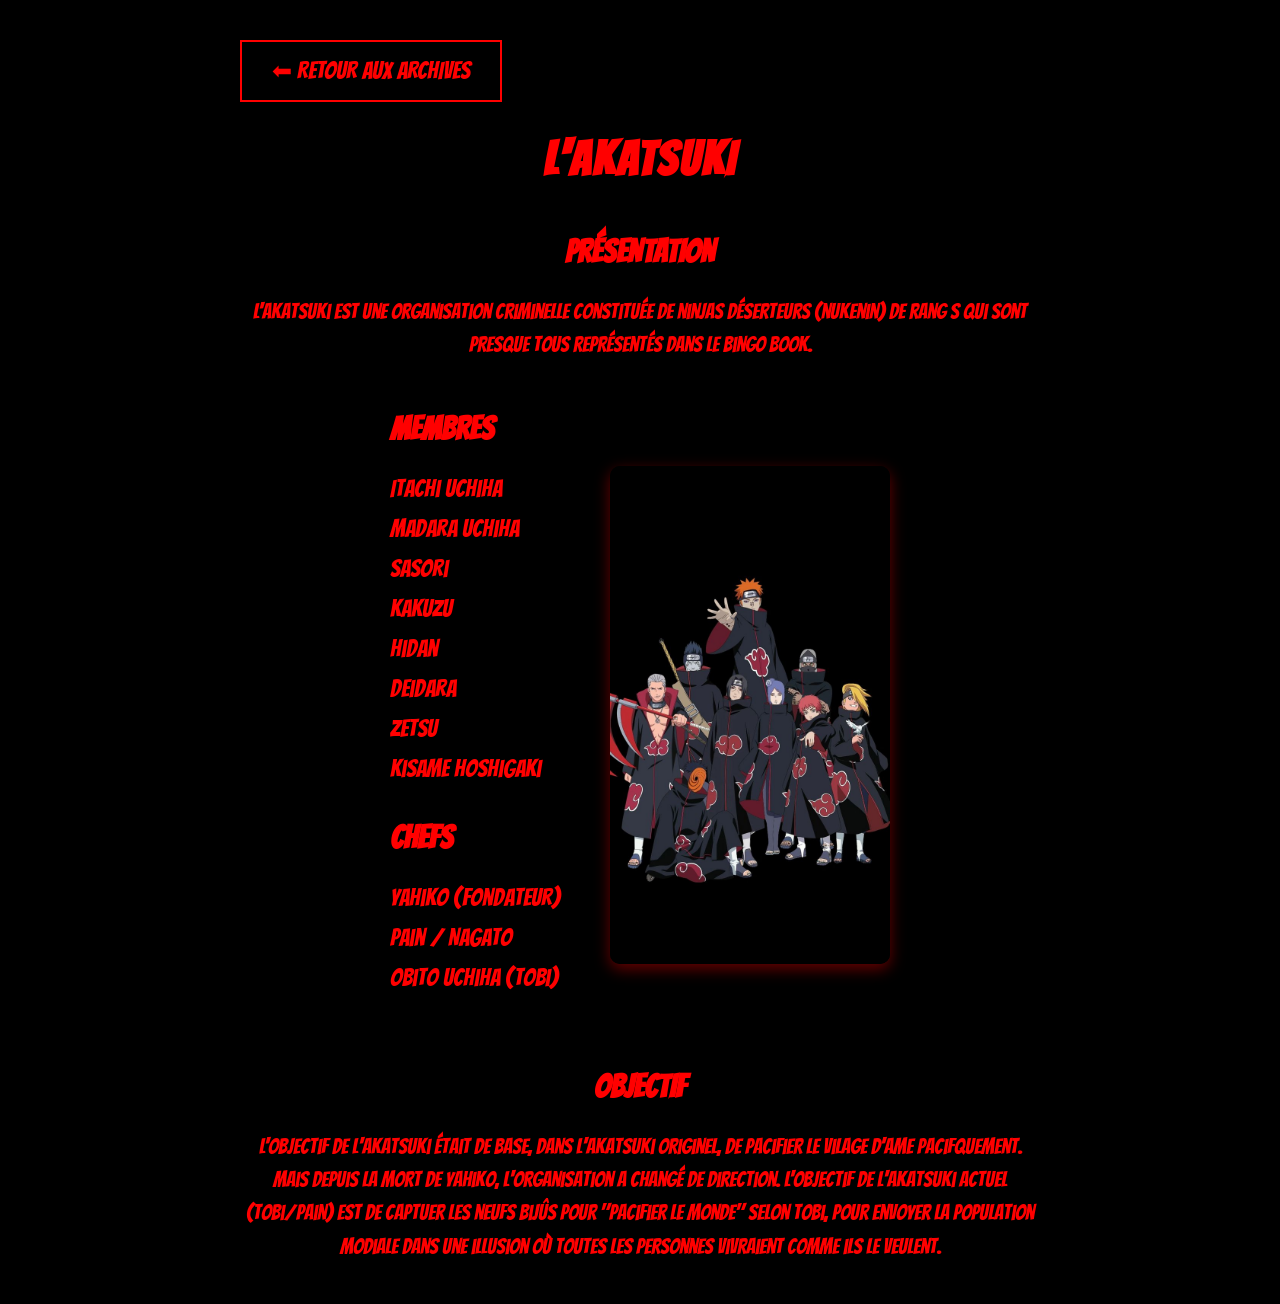
<file: akatsuki.html>
<!doctype html>
<html lang="fr">
  <head>
    <link rel="icon" type="image/jpeg" href="akatsuki.png" />
    <link rel="stylesheet" href="akatsuki.css?v=1">
    <meta charset="UTF-8" />
    <meta name="viewport" content="width=device-width, initial-scale=1.0" />
    <title>L'Akatsuki</title>
  </head>
  <body>
    <div class="ciel-akatsuki">
      <div class="nuage nuage1"></div>
      <div class="nuage nuage2"></div>
      <div class="nuage nuage3"></div>
    </div>

    <div class="contenu-central">
      <a href="bibliotheque.html" class="lien-ninja-akatsuki"
        >⬅ RETOUR AUX ARCHIVES</a
      >

      <h1>L'AKATSUKI</h1>

      <h2>PRÉSENTATION</h2>
      <p>
        L'Akatsuki est une organisation criminelle constituée de ni<span class="lettre-secrete" onclick="new Audio('uhh.mp3').play()">n</span>jas
        déserteurs (nukenin) de rang S qui sont presque tous représentés dans le
        Bingo Book.
      </p>

      <div class="akatsuki-flex-container">
        <div class="akatsuki-list-column">
          <h2 class="titre-membres">MEMBRES</h2>
          <ul class="liste-membres">
            <li><a href="itachi.html">Itachi Uchiha</a></li>
            <li><a href="madara.html">Madara Uchiha</a></li>
            <li><a href="sasori.html">Sasori</a></li>
            <li><a href="kakuzu.html">Kakuzu</a></li>
            <li><a href="hidan.html">Hidan</a></li>
            <li><a href="deidara.html">Deidara</a></li>
            <li><a href="zetsu.html">Zetsu</a></li>
            <li><a href="kisame.html">Kisame Hoshigaki</a></li>
          </ul>

          <h2 class="titre-chefs">CHEFS</h2>
          <ul class="liste-membres">
            <li><a href="yahiko.html">Yahiko (Fondateur)</a></li>
            <li><a href="pain.html">Pain / Nagato</a></li>
            <li><a href="obito.html">Obito Uchiha (Tobi)</a></li>
          </ul>
        </div>

        <div class="akatsuki-image-column">
          <img
            src="akatsuki-members.jpg"
            alt="Membres de l'Akatsuki"
            class="akatsuki-img"
          />
        </div>
      </div>

      <div class="objectif">
        <h2>OBJECTIF</h2>
        <p>
          L'objectif de l'Akatsuki était de base, dans l'Akatsuki originel, de
          pacifier le vilage d'Ame pacifquement. Mais depuis la mort de Yahiko,
          l'organisation a changé de direction. L'objectif de l'akatsuki actuel
          (tobi/Pain) est de captuer les neufs Bijûs pour "pacifier le monde"
          selon Tobi, pour envoyer la population modiale dans une illusion où
          toutes les personnes vivraient comme ils le veulent.
        </p>
      </div>
    </div>
  </body>
</html>
</file>
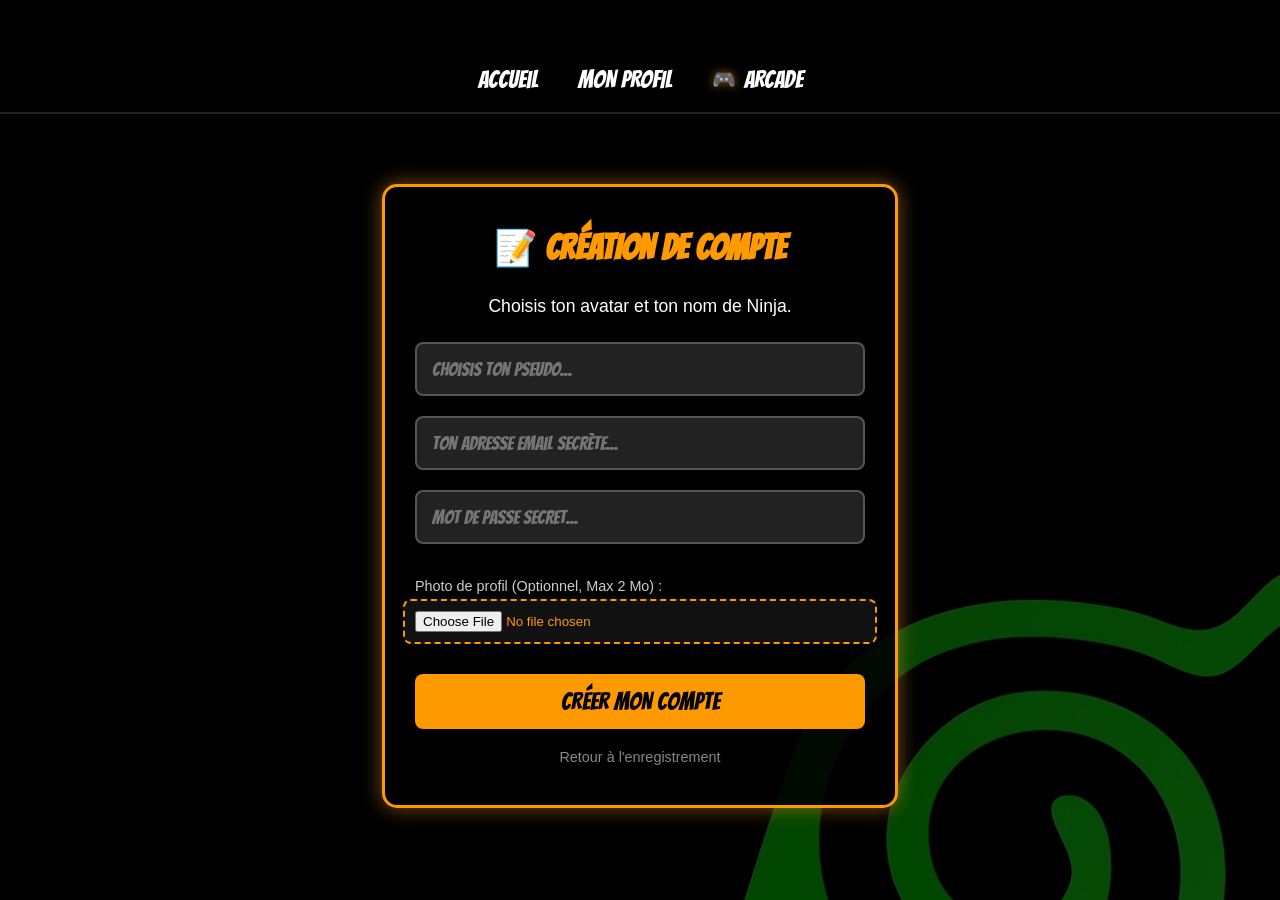
<file: creation-compte.html>
<!doctype html>
<html lang="fr">
  <head>
    <meta charset="UTF-8" />
    <meta name="viewport" content="width=device-width, initial-scale=1.0" />
    <title>Créer un compte - Konoha</title>
    <link rel="stylesheet" href="style.css" />
    <link rel="stylesheet" href="creation-compte.css" />
    <link rel="icon" type="image/jpeg" href="telechargement.jpg" />
  </head>
  <body>
    <nav class="navbar">
      <a href="index.html" class="nav-link">Accueil</a>
      <a href="#" onclick="allerAuProfil(event)" class="nav-link">MON PROFIL</a>
      <a href="https://gaming.konohablog.fr" class="nav-link arcade-link">
  <span class="icone-manette">🎮</span> ARCADE
</a>
    </nav>

    <div class="login-container">
      <h2>📝 CRÉATION DE COMPTE</h2>
      <p>Choisis ton avatar et ton nom de Ninja.</p>

     <input
        type="text"
        id="new-pseudo"
        class="input-konoha"
        placeholder="Choisis ton Pseudo..."
      />
      <input
        type="email"
        id="new-email"
        class="input-konoha"
        placeholder="Ton adresse email secrète..."
      />
      <input
        type="password"
        id="new-pass"
        class="input-konoha"
        placeholder="Mot de passe secret..."
      />

      <p
        style="
          margin-bottom: 5px;
          font-size: 0.9rem;
          width: 100%;
          text-align: left;
          color: #ccc;
        "
      >
        Photo de profil (Optionnel, Max 2 Mo) :
      </p>
      <input
        type="file"
        id="avatar-upload"
        class="input-file-konoha"
        accept="image/*"
      />

      <button onclick="creerLeCompte()" class="btn-login">
        CRÉER MON COMPTE
      </button>

      <a href="enregistrement.html" class="lien-retour"
        >Retour à l'enregistrement</a
      >
    </div>

    <script>
      async function creerLeCompte() {
        let pseudo = document.getElementById("new-pseudo").value.trim();
        let email = document.getElementById("new-email").value.trim(); // ⬅️ On capte l'email
        let password = document.getElementById("new-pass").value;
        let fileInput = document.getElementById("avatar-upload");

        // ⬅️ On vérifie que les 3 champs sont remplis
        if (!pseudo || !email || !password) {
          alert("❌ Remplis tous les champs (pseudo, email, mot de passe) !");
          return;
        }

        let avatarBase64 = "telechargement.jpg"; 

        if (fileInput.files.length > 0) {
          const reader = new FileReader();
          reader.readAsDataURL(fileInput.files[0]);
          reader.onload = async () => {
            await envoyerInscription(pseudo, email, password, reader.result);
          };
        } else {
          await envoyerInscription(pseudo, email, password, avatarBase64);
        }
      }

      // ⬅️ On ajoute l'email dans les paramètres de la fonction
      async function envoyerInscription(pseudo, email, password, avatar) {
        try {
          const response = await fetch("https://api.konohablog.fr/api/inscription", {
              method: "POST",
              headers: { "Content-Type": "application/json" },
              // ⬅️ On ajoute l'email dans le colis envoyé au serveur
              body: JSON.stringify({ pseudo, email, password, avatar }),
            }
          );
          const data = await response.json();
          if (response.ok) {
            alert("✅ Compte créé avec succès !");
            localStorage.setItem("ninjaPseudo", pseudo.toLowerCase());
            window.location.href = "mon-compte.html";
          } else {
            alert("🛑 " + data.erreur);
          }
        } catch (err) {
          alert("❌ Serveur éteint !");
        }
      }
    </script>
  </body>
</html>
</file>
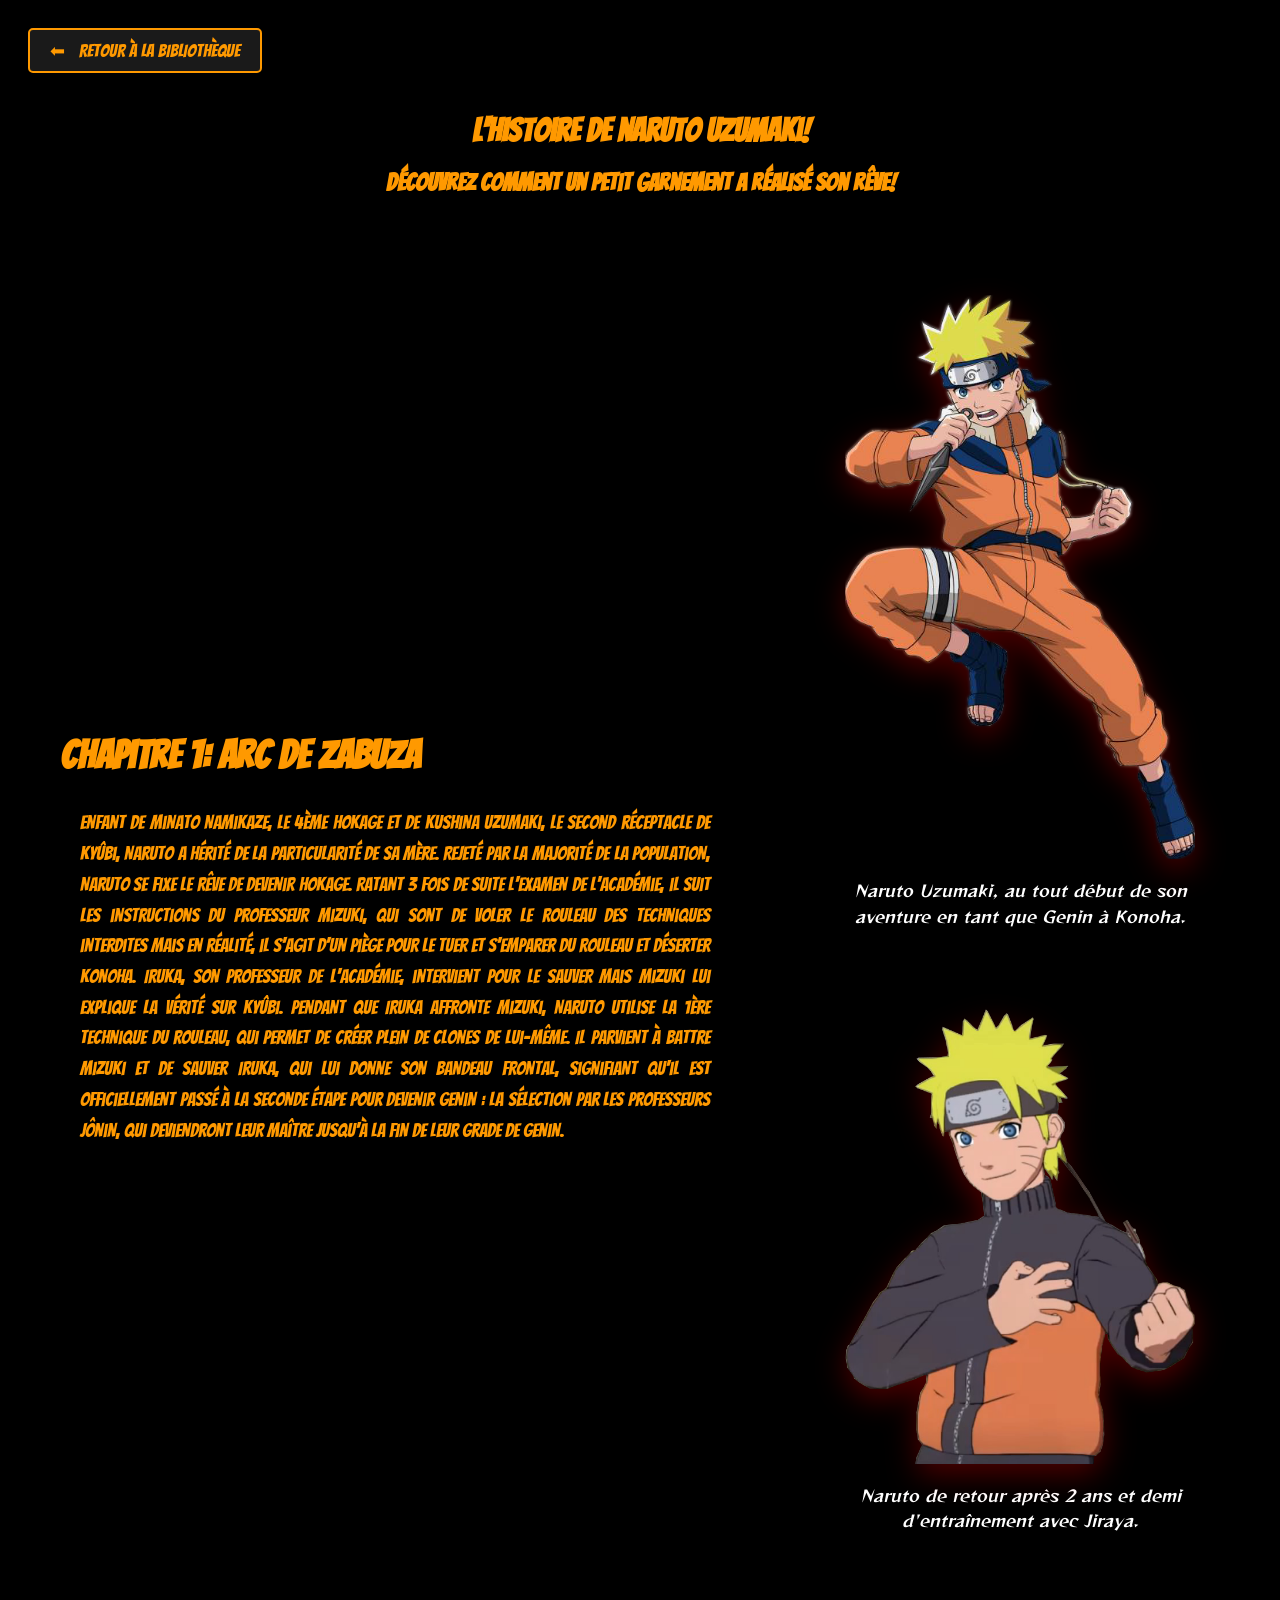
<file: histoire-de-naruto.html>
<!doctype html>
<html lang="fr">
  <head>
    <!-- Google tag (gtag.js) -->
    <script
      async
      src="https://www.googletagmanager.com/gtag/js?id=AW-18015844919"
    ></script>
    <script>
      window.dataLayer = window.dataLayer || [];
      function gtag() {
        dataLayer.push(arguments);
      }
      gtag("js", new Date());

      gtag("config", "AW-18015844919");
    </script>
    <meta charset="UTF-8" />
    <meta name="viewport" content="width=device-width, initial-scale=1.0" />
    <link rel="stylesheet" href="histoire-de-naruto.css?v=2" />
    <link rel="icon" type="image/jpeg" href="telechargement.jpg" />
    <title>Histoire de Naruto</title>
  </head>
  <body>
    <a href="bibliotheque.html" class="btn-retour-biblio">
      <span>⬅</span> RETOUR À LA BIBLIOTHÈQUE
    </a>
    <h1>L'histoire de naruto uzumaki!</h1>
    <h2>Découvrez comment un petit garnement a réalisé son rêve!</h2>

    <div class="conteneur-histoire">
      <div class="texte-histoire">
        <h3>Chapitre 1: Arc de Zabuza</h3>
        <p>
          Enfant de Minato Namikaze, le 4ème hokage et de Kushina Uzumaki, le
          second réceptacle de kyûbi, Naruto a hérité de la particularité de sa
          mère. Rejeté par la majorité de la population, Naruto se fixe le rêve
          de devenir Hokage. Ratant 3 fois de suite l'examen de l'Académie, il
          suit les instructions du professeur Mizuki, qui sont de voler le
          rouleau des techniques interdites mais en réalité, il s'agit d'un
          piège pour le tuer et s'emparer du rouleau et déserter konoha. Iruka,
          son professeur de l'académie, intervient pour le sauver mais Mizuki
          lui explique la vérité sur kyûbi. Pendant que Iruka affronte Mizuki,
          Naruto utilise la 1ère technique du rouleau, qui permet de créer plein
          de clones de lui-même. Il parvient à battre Mizuki et de sauver Iruka,
          qui lui donne son bandeau frontal, signifiant qu'il est officiellement
          passé à la seconde étape pour devenir Genin : la sélection par les
          professeurs Jônin, qui deviendront leur maître jusqu'à la fin de leur
          grade de Genin.
        </p>
      </div>

      <div class="images-naruto">
        <figure class="boite-image">
          <img src="naruto1.png" alt="Naruto Enfant" />
          <figcaption>
            Naruto Uzumaki, au tout début de son aventure en tant que Genin à
            Konoha.
          </figcaption>
        </figure>

        <figure class="boite-image">
          <img src="naruto-shippuden2.png" alt="Naruto Shippuden" />
          <figcaption>
            Naruto de retour après 2 ans et demi d'entraînement avec Jiraya.
          </figcaption>
        </figure>
      </div>
    </div>
  </body>
</html>
</file>
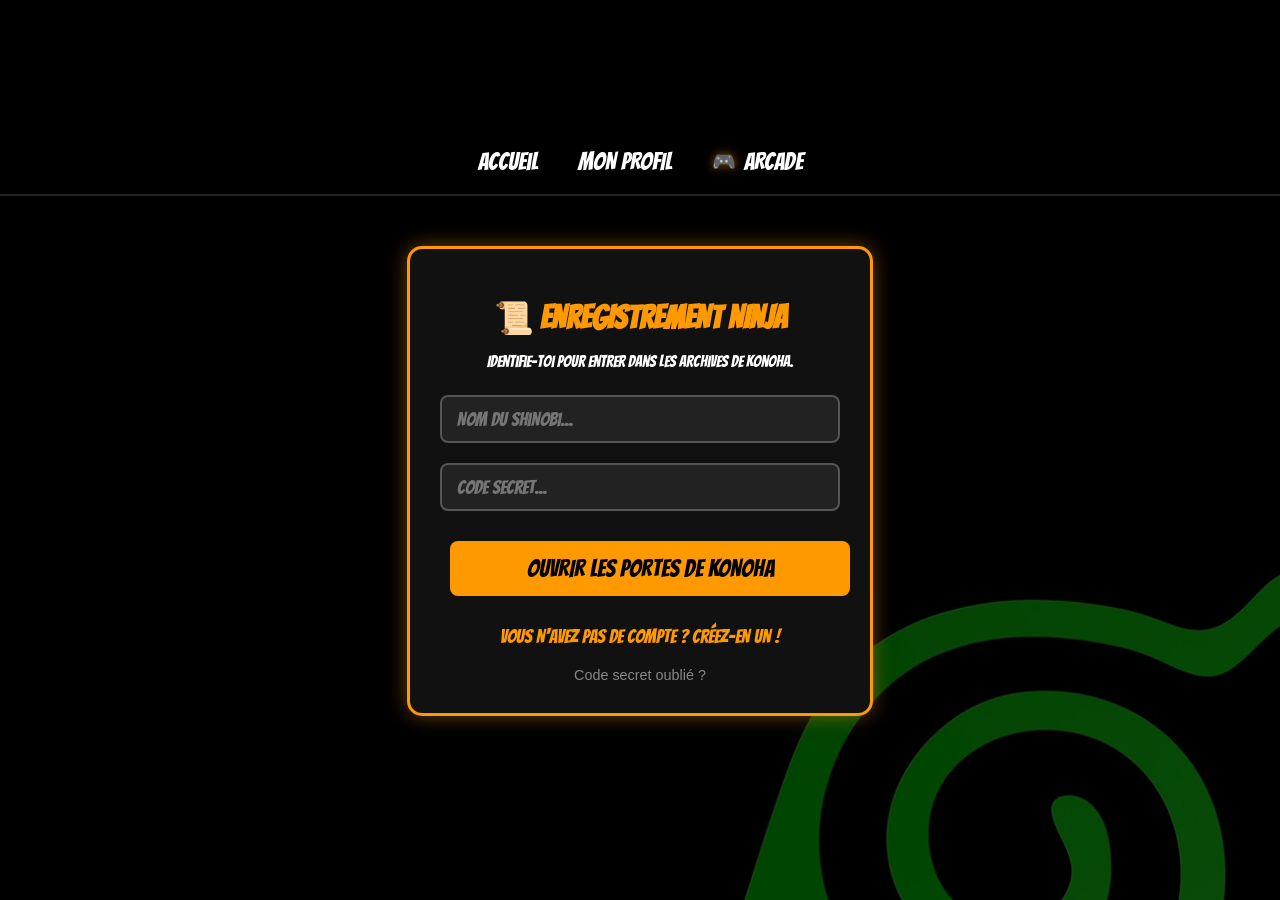
<file: mon-compte.html>
<!doctype html>
<html lang="fr">
  <head>
    <meta charset="UTF-8" />
    <meta name="viewport" content="width=device-width, initial-scale=1.0" />
    <title>Mon Profil Ninja</title>
    <link rel="stylesheet" href="style.css" />
    <link rel="stylesheet" href="mon-compte.css" />
    <link rel="icon" type="image/jpeg" href="telechargement.jpg" />
  </head>
  <body>
    <nav class="navbar">
      <a href="index.html" class="nav-link">Accueil</a>
      <a href="mon-compte.html" class="nav-link">Mon Profil</a>
      <a href="https://gaming.konohablog.fr" class="nav-link arcade-link">
  <span class="icone-manette">🎮</span> ARCADE
</a>
    </nav>
    <div class="profil-carte">
      <img id="affichage-avatar" src="" alt="Mon Avatar" class="avatar-img" />
      <div style="margin-bottom: 20px;">
        <label for="input-avatar" style="cursor: pointer; background-color: #ff9900; color: black; padding: 8px 15px; border-radius: 5px; font-family: 'Bangers', cursive; font-size: 1.1rem; transition: 0.3s;">
            📷 CHANGER D'AVATAR
        </label>
        <input type="file" id="input-avatar" accept="image/*" style="display: none;" onchange="changerAvatar(event)">
      </div>

      

      <h2 id="affichage-pseudo">Nom Inconnu</h2>

      <p>Niveau actuel : <strong id="affichage-grade">...</strong></p>
<p>Série de connexions : <span id="affichage-streak">0</span>🔥 jours</p>

      <div style="margin-top: 20px; border-top: 2px solid #333; padding-top: 20px; width: 100%;">
        
        <button id="btn-toggle-parametres" onclick="toggleParametres()" style="background-color: transparent; color: #ff9900; border: 2px solid #ff9900; padding: 10px; border-radius: 5px; font-family: 'Bangers', cursive; font-size: 1.2rem; cursor: pointer; transition: 0.3s; width: 90%; margin-bottom: 10px;">
          ⚙️ OUVRIR LES PARAMÈTRES SECRETS
        </button>

        <div id="zone-parametres" style="display: none; width: 100%; margin-top: 15px;">
          <input type="text" id="modif-pseudo" placeholder="Nouveau pseudo..." style="width: 90%; padding: 10px; margin-bottom: 10px; border-radius: 5px; background: #222; color: white; border: 1px solid #555; font-family: 'Bangers', cursive; font-size: 1.1rem; box-sizing: border-box;">
          
          <input type="password" id="modif-password" placeholder="Nouveau mot de passe..." style="width: 90%; padding: 10px; margin-bottom: 15px; border-radius: 5px; background: #222; color: white; border: 1px solid #555; font-family: 'Bangers', cursive; font-size: 1.1rem; box-sizing: border-box;">
          
          <button onclick="changerIdentifiants()" style="background-color: #ff9900; color: black; padding: 10px; border-radius: 5px; font-family: 'Bangers', cursive; font-size: 1.2rem; cursor: pointer; border: none; transition: 0.3s; width: 90%; margin-bottom: 10px;">
            SAUVEGARDER
          </button>
        </div>

      </div>

      <button onclick="deconnexion()" class="btn-deconnexion">
        SE DÉCONNECTER
      </button>
    </div>
    <script>
      // 1. On vérifie qui est connecté (le badge d'accès)
      let pseudoLocal = localStorage.getItem("ninjaPseudo");

      // 2. Si le mec n'a pas de compte, on le renvoie à la porte d'entrée !
      if (!pseudoLocal) {
        alert("🛑 Halte-là ! Tu dois d'abord t'enregistrer.");
        window.location.href = "enregistrement.html";
      } else {
        // 3. LE JUTSU : On interroge le vrai serveur pour avoir les vraies infos !
        chargerProfilNinja(pseudoLocal);
      }

      async function chargerProfilNinja(pseudo) {
        try {
          // On ajoute le chemin exact et le pseudo du ninja
          const response = await fetch(
            `https://api.konohablog.fr/api/profil/${pseudo}`,
          );
          const data = await response.json();

          if (response.ok) {
            // On affiche les infos qui viennent de MongoDB
            document.getElementById("affichage-pseudo").textContent = data.pseudo;
            document.getElementById("affichage-avatar").src = data.avatar || "telechargement.jpg";
            
            // 🔥 LE JUTSU EST ICI : On affiche le grade et le feu !
            document.getElementById("affichage-grade").innerText = data.grade;
            document.getElementById("affichage-streak").innerText = data.streak;
            
          } else {
            document.getElementById("affichage-pseudo").textContent = "Ninja introuvable";
          }
        } catch (err) {
          console.log("Serveur backend éteint. Mode survie activé.");
          // Si ton serveur Node est coupé, on affiche au moins le pseudo local
          document.getElementById("affichage-pseudo").textContent = pseudo;
        }
      }

      // 4. La fonction pour se déconnecter
      function deconnexion() {
        localStorage.removeItem("ninjaPseudo");
        localStorage.removeItem("ninjaAvatar");
        alert("💨 Déconnexion réussie ! (Technique de permutation)");
        window.location.href = "index.html";
      }

      async function changerAvatar(event) {
        let fichier = event.target.files[0];
        let pseudo = localStorage.getItem("ninjaPseudo");

        if (fichier && pseudo) {
          let reader = new FileReader();

          reader.onload = async function (e) {
            let nouvelleImage = e.target.result; // L'image en Base64

            // 1. On change l'image direct sur la page pour que ça fasse stylé
            document.getElementById("affichage-avatar").src = nouvelleImage;

            // 2. On l'envoie à MongoDB via notre nouvelle route
            try {
              const response = await fetch(
                "https://api.konohablog.fr/api/profil/avatar",
                {
                  method: "PUT",
                  headers: { "Content-Type": "application/json" },
                  body: JSON.stringify({
                    pseudo: pseudo,
                    avatar: nouvelleImage,
                  }),
                },
              );

              if (response.ok) {
                // On met à jour la poche du ninja
                localStorage.setItem("ninjaAvatar", nouvelleImage);
                alert("📸 Nouvel avatar sauvegardé dans les archives de Konoha !");
              } else {
                alert("🛑 Erreur : L'avatar n'a pas pu être sauvegardé.");
              }
            } catch (err) {
              alert("❌ Impossible de joindre le serveur !");
            }
          };

          reader.readAsDataURL(fichier); // Déclenche la lecture du fichier
        }
      }

      async function changerIdentifiants() {
        let ancienPseudo = localStorage.getItem("ninjaPseudo");
        let nouveauPseudo = document.getElementById("modif-pseudo").value.trim();
        let nouveauPassword = document.getElementById("modif-password").value;

        // Si le mec clique sans rien remplir
        if (!nouveauPseudo && !nouveauPassword) {
          alert("⚠️ Remplis au moins un champ pour modifier quelque chose !");
          return;
        }

        try {
          const response = await fetch('https://api.konohablog.fr/api/profil/identifiants', {
            method: 'PUT',
            headers: { 'Content-Type': 'application/json' },
            body: JSON.stringify({ ancienPseudo, nouveauPseudo, nouveauPassword })
          });

          const data = await response.json();

          if (response.ok) {
            alert("✅ " + data.message);
            
            // LE JUTSU EST LÀ : On met à jour la poche avec le nouveau pseudo !
            localStorage.setItem("ninjaPseudo", data.ninja.pseudo);
            
            // On rafraîchit la page pour tout remettre à zéro proprement
            window.location.reload();
          } else {
            alert("🛑 " + data.erreur);
          }
        } catch (err) {
          alert("❌ Impossible de joindre le serveur !");
        }
      }

      // Le Jutsu pour afficher ou cacher le menu des paramètres
      function toggleParametres() {
        let zone = document.getElementById("zone-parametres");
        let btn = document.getElementById("btn-toggle-parametres");

        // Si la zone est cachée, on l'affiche et on change le bouton en rouge
        if (zone.style.display === "none") {
          zone.style.display = "block";
          btn.innerHTML = "❌ FERMER LES PARAMÈTRES";
          btn.style.color = "#ff3333";
          btn.style.borderColor = "#ff3333";
        } 
        // Si elle est visible, on la recache et on remet le bouton en orange
        else {
          zone.style.display = "none";
          btn.innerHTML = "⚙️ OUVRIR LES PARAMÈTRES SECRETS";
          btn.style.color = "#ff9900";
          btn.style.borderColor = "#ff9900";
        }
      }
    </script>
  </body>
</html>
</file>
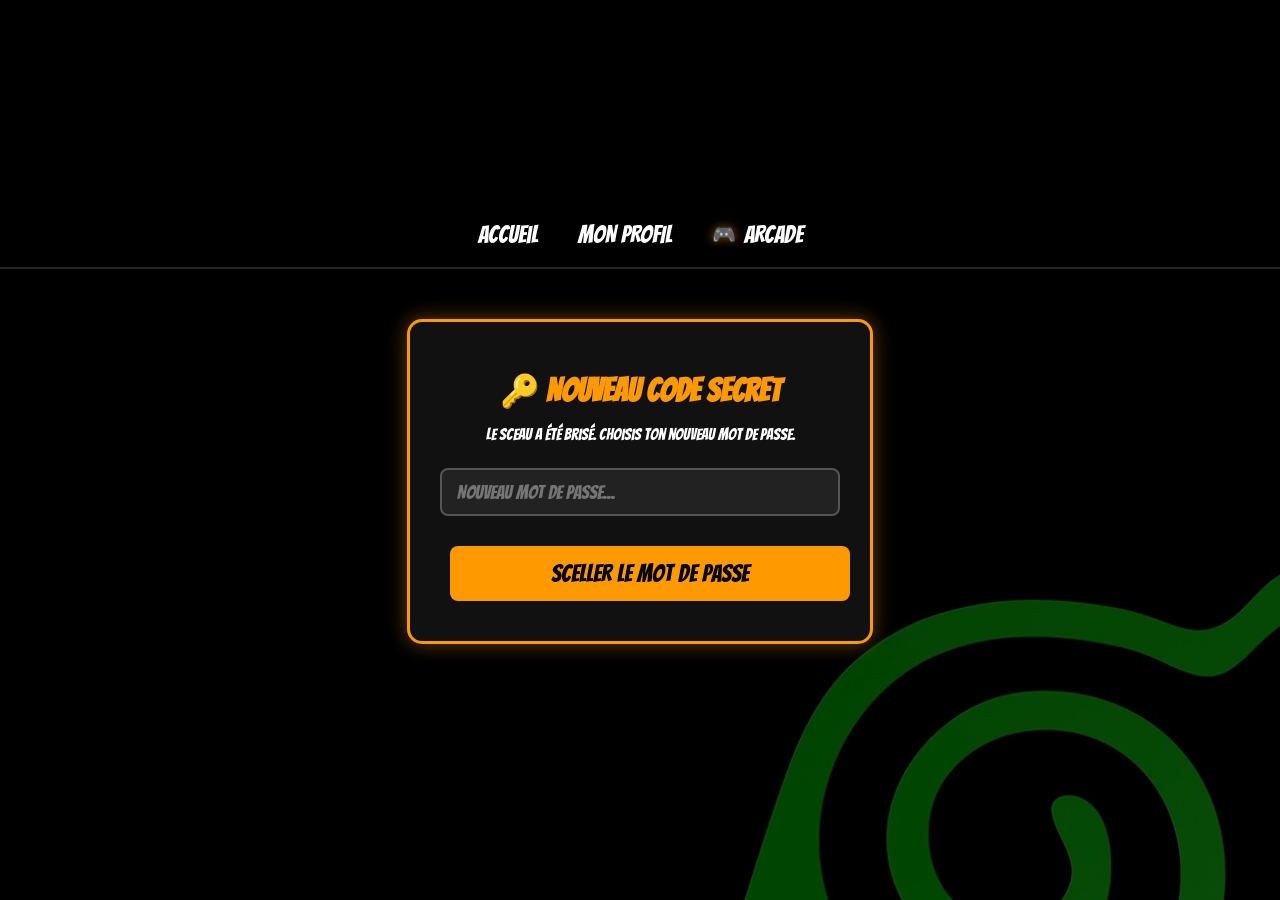
<file: nouveau-mdp.html>
<!doctype html>
<html lang="fr">
  <head>
    <meta charset="UTF-8" />
    <meta name="viewport" content="width=device-width, initial-scale=1.0" />
    <title>Nouveau Mot de Passe - Konoha</title>
    <link rel="stylesheet" href="style.css" />
    <link rel="stylesheet" href="enregistrement.css" />
    <link rel="icon" type="image/jpeg" href="telechargement.jpg" />
  </head>
  <body>
    <nav class="navbar">
      <a href="index.html" class="nav-link">Accueil</a>
      <a href="#" onclick="allerAuProfil(event)" class="nav-link">MON PROFIL</a>
      <a href="https://gaming.konohablog.fr" class="nav-link arcade-link">
  <span class="icone-manette">🎮</span> ARCADE
</a>
    </nav>

    <div class="login-container">
      <h2>🔑 NOUVEAU CODE SECRET</h2>
      <p>Le sceau a été brisé. Choisis ton nouveau mot de passe.</p>

      <input
        type="password"
        id="new-password"
        class="input-konoha"
        placeholder="Nouveau mot de passe..."
      />

      <button onclick="validerNouveauMdp()" class="btn-login">
        SCELLER LE MOT DE PASSE
      </button>
    </div>

    <script>
      async function validerNouveauMdp() {
        let nouveauPassword = document.getElementById("new-password").value;

        // 1. On attrape le jeton secret caché dans l'adresse (l'URL)
        const urlParams = new URLSearchParams(window.location.search);
        const token = urlParams.get('token');

        if (!token) {
          alert("❌ Jeton introuvable ! Le lien est invalide ou corrompu.");
          return;
        }

        if (!nouveauPassword) {
          alert("⚠️ Tu dois taper un nouveau mot de passe !");
          return;
        }

        try {
          // 2. On envoie le jeton ET le nouveau mot de passe au serveur
          const response = await fetch("https://api.konohablog.fr/api/reinitialiser-mdp", {
            method: "POST",
            headers: { "Content-Type": "application/json" },
            body: JSON.stringify({ token, nouveauPassword })
          });

          const data = await response.json();

          if (response.ok) {
            alert("✅ " + data.message);
            window.location.href = "enregistrement.html"; // On le renvoie à l'accueil
          } else {
            alert("🛑 " + data.erreur);
          }
        } catch (err) {
          alert("❌ Impossible de joindre le serveur !");
        }
      }
    </script>
  </body>
</html>
</file>
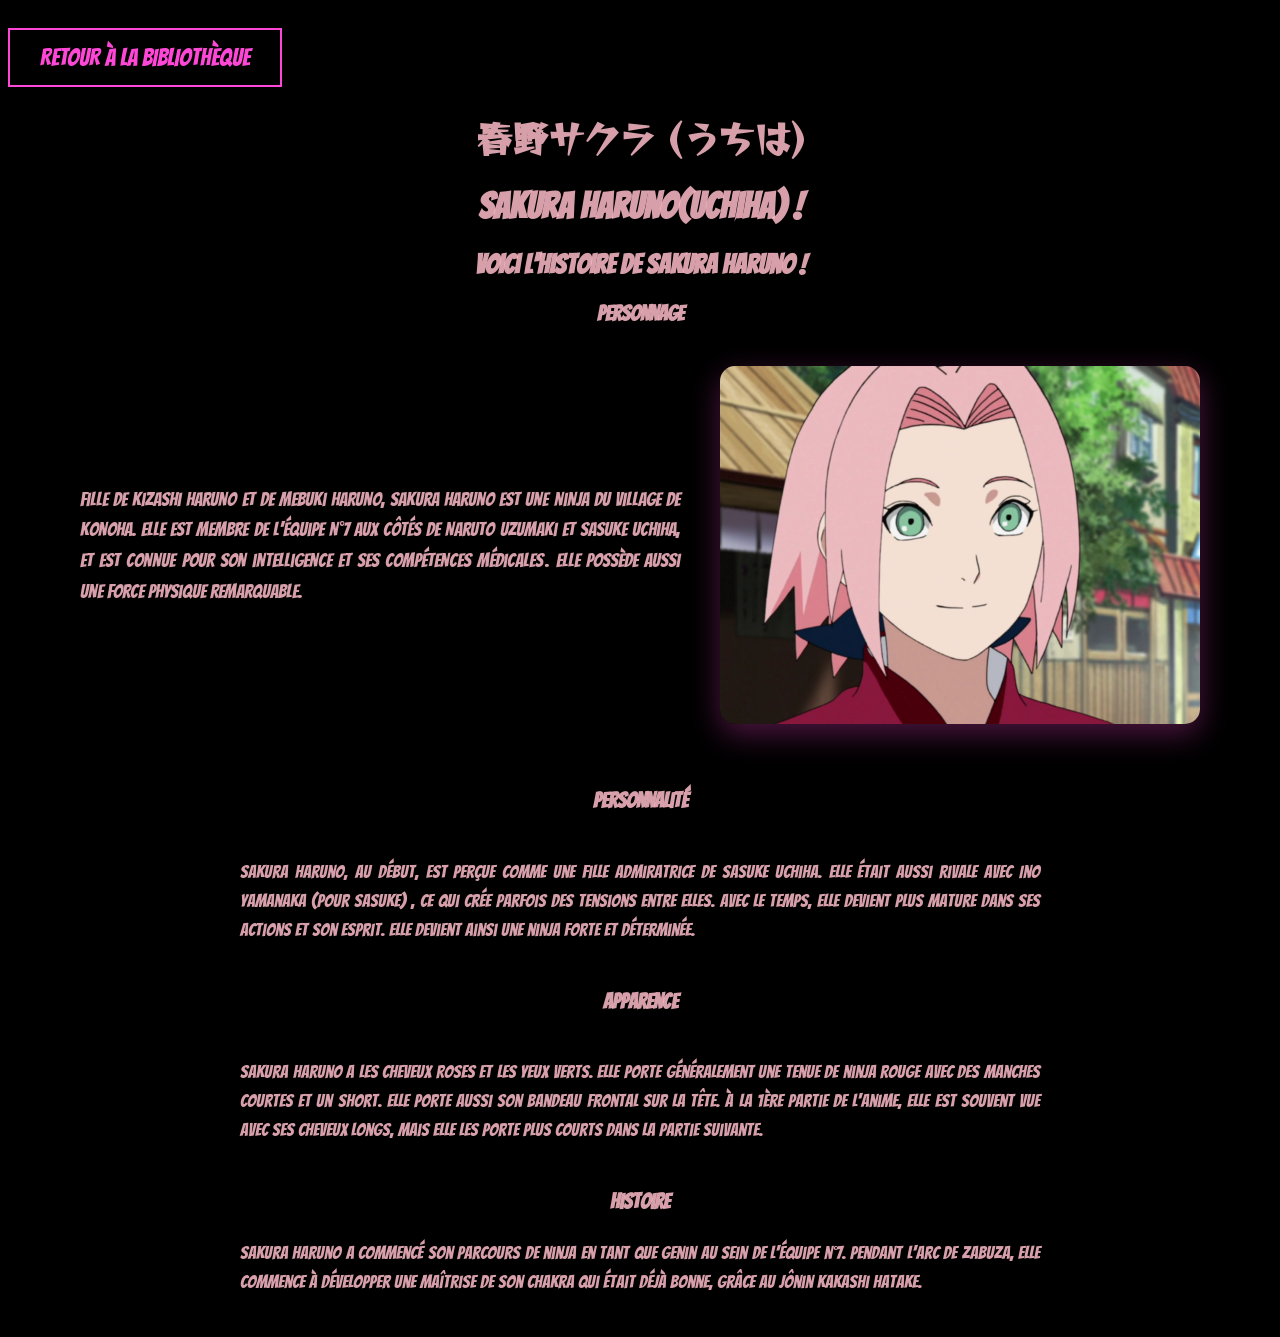
<file: sakura.html>
<!DOCTYPE html>
<html lang="fr">
<head>
    <meta charset="UTF-8">
    <meta name="viewport" content="width=device-width, initial-scale=1.0">
    <title>Sakura Haruno(Uchiha)</title>
    <link rel="stylesheet" href="sakura.css?v=2">
    <link rel="icon" type="image/jpeg" href="telechargement.jpg">
    <script async src="https://www.googletagmanager.com/gtag/js?id=AW-18015844919"></script>
<script>
  window.dataLayer = window.dataLayer || [];
  function gtag(){dataLayer.push(arguments);}
  gtag('js', new Date());

  gtag('config', 'AW-18015844919');
</script>
</head>
<body>
    
    
<a href="bibliotheque.html" class="lien-ninja">Retour à la bibliothèque</a>
    <h1 class="japanease-sakura">春野サクラ (うちは)</h1>
    <h1>Sakura Haruno(Uchiha) !</h1>
    <h2>Voici l'histoire de Sakura Haruno !</h2>
    <h3>Personnage</h3>
    <div class="principal">
        
        <img src="sakura-part1.webp" alt="sakura-part1" class="sakura-part1">
        
        <p>Fille de Kizashi Haruno et de Mebuki Haruno, Sakura Haruno est une ninja du village de Konoha. Elle est membre de l'équipe n°7 aux côtés de Naruto Uzumaki et Sasuke Uchiha, et est connue pour son intelligence et ses compétences médicales<span class="point-secret" onclick="window.open('https://thebayek.github.io/Wiki-de-caca/')">.</span> Elle possède aussi une force physique remarquable.</p>
        
    </div>
    <div class="personnalite"><h3 class="personnalite">Personnalité</h3>
        <p>Sakura Haruno, au début, est perçue comme une fille admiratrice de Sasuke Uchiha. Elle était aussi rivale avec Ino Yamanaka (pour Sasuke) , ce qui crée parfois des tensions entre elles. Avec le temps, elle devient plus mature dans ses actions et son esprit. Elle devient ainsi une ninja forte et déterminée.</p>
    </div>
    <div class="apparence"><h3 class="apparence">Apparence</h3>
        <p>Sakura Haruno a les cheveux roses et les yeux verts. Elle porte généralement une tenue de ninja rouge avec des manches courtes et un short. Elle porte aussi son bandeau frontal sur la tête. À la 1ère partie de l'anime, elle est souvent vue avec ses cheveux longs, mais elle les porte plus courts dans la partie suivante.</p>
    </div>
    <div class="histoire"><h3>Histoire</h3>
    <p>Sakura Haruno a commencé son parcours de ninja en tant que Genin au sein de l'équipe n°7. Pendant l'arc de Zabuza, elle commence à développer une maîtrise de son chakra qui était déjà bonne, grâce au Jônin Kakashi Hatake. </p></div>
</body>
</html>
</file>
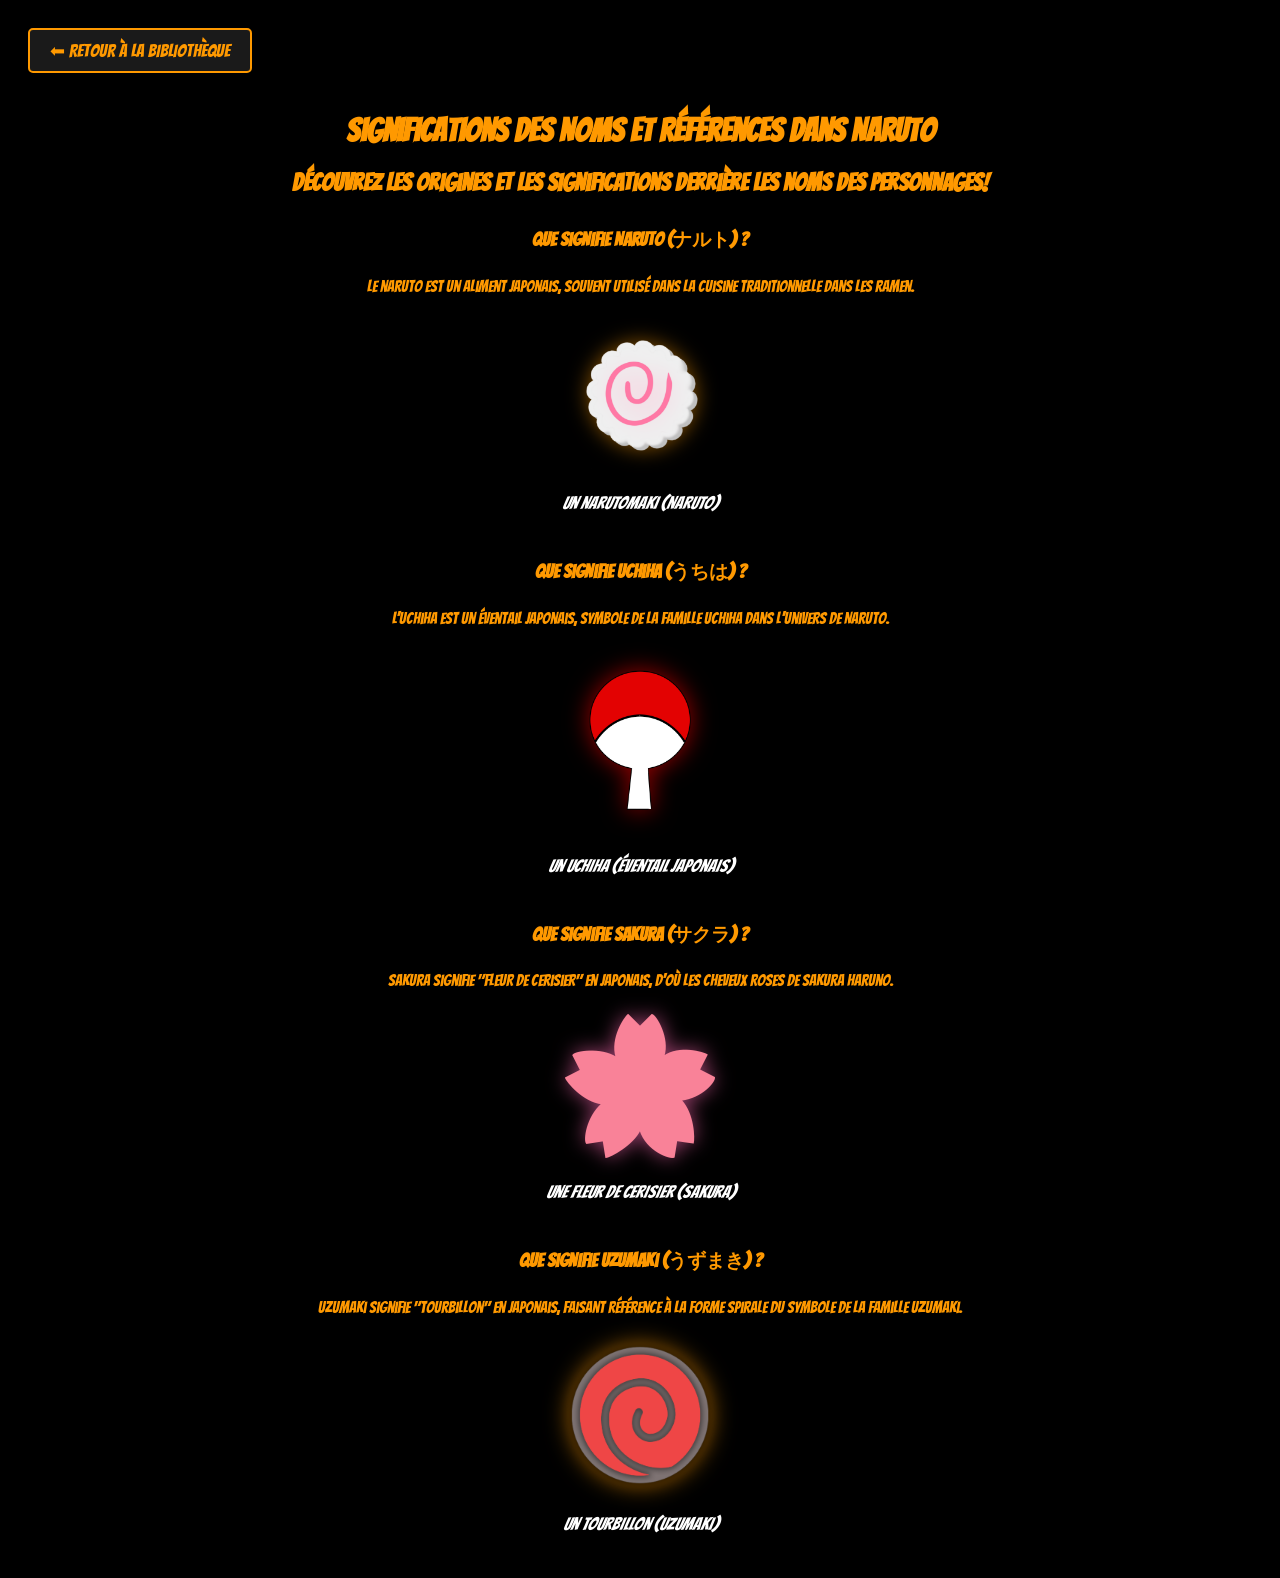
<file: signification-et-references-des-noms.html>
<!DOCTYPE html>
<html lang="fr">
<head>
    <meta charset="UTF-8">
    <meta name="viewport" content="width=device-width, initial-scale=1.0">
    <title>Significations et Références des noms de Naruto</title>
    <link rel="stylesheet" href="signification-et-references-des-noms.css">
    <link rel="icon" type="image/jpeg" href="telechargement.jpg">
</head>
<body>
    <a href="bibliotheque.html" class="btn-retour-biblio">
        ⬅ RETOUR À LA BIBLIOTHÈQUE
    </a>

    <h1>Significations des Noms et Références dans Naruto </h1>
    
    <h2>Découvrez les origines et les significations derrière les noms des personnages!</h2>
    
    <div class="naruto-def">
        <h3>Que signifie Naruto (ナルト) ? </h3>
        <p>Le naruto est un aliment japonais, souvent utilisé dans la cuisine traditionnelle dans les ramen.</p>
        
        <img src="narutomaki.png" alt="Un narutomaki dans des ramen" class="narutomaki-img">
        <p class="description-naruto">un narutomaki (naruto)</p>
        </div>

   <div class="sasuke-def">
    <h3>Que signifie Uchiha (うちは) ? </h3> 
    <p>L'uchiha est un éventail japonais, symbole de la famille Uchiha dans l'univers de Naruto.</p>
    
    <img src="uchiha.png" alt="Éventail du clan Uchiha" class="uchiha-img">
    <p class="description-uchiha">un uchiha (éventail japonais)</p>
    </div>

    <div class="sakura-def">
    <h3>Que signifie Sakura (サクラ) ? </h3>
    <p>Sakura signifie "fleur de cerisier" en japonais, d'où les cheveux roses de Sakura Haruno.</p>
    
    <img src="sakurapng.png" alt="Fleur de cerisier japonaise" class="sakura-img">
    <p class="description-sakura">une fleur de cerisier (sakura)</p>
    </div>

    <div class="uzumaki-def">
    <h3>Que signifie Uzumaki (うずまき) ? </h3>
    <p>Uzumaki signifie "tourbillon" en japonais, faisant référence à la forme spirale du symbole de la famille Uzumaki.</p>
    
    <img src="uzumakisymbol.png" alt="Symbole du clan Uzumaki" class="uzumaki-img">
    <p class="description-uzumaki">un tourbillon (uzumaki)</p>
    </div>
</body>
</html>
</file>
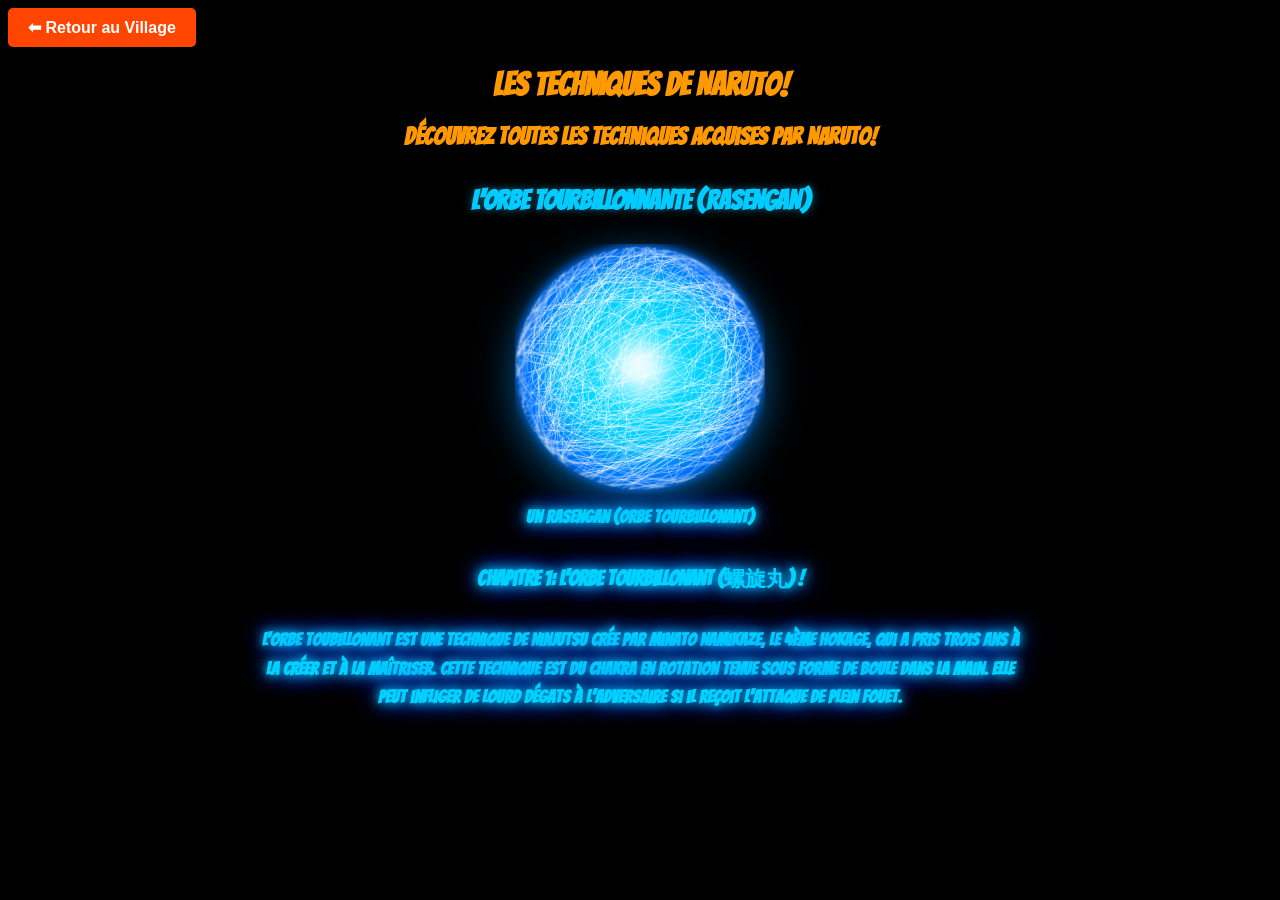
<file: techniques-de-naruto.html>
<!DOCTYPE html>
<html lang="fr">
<head>
    <!-- Google tag (gtag.js) -->
<script async src="https://www.googletagmanager.com/gtag/js?id=AW-18015844919"></script>
<script>
  window.dataLayer = window.dataLayer || [];
  function gtag(){dataLayer.push(arguments);}
  gtag('js', new Date());

  gtag('config', 'AW-18015844919');
</script>
    <meta charset="UTF-8">
    <meta name="viewport" content="width=device-width, initial-scale=1.0">
    <title>Techniques de Naruto</title>
    <link rel="stylesheet" href="techniques-de-naruto.css">
    <link rel="icon" type="image/jpeg" href="telechargement.jpg">
</head>
<body>

    <button onclick="window.history.back()" class="btn-retour">
  ⬅ Retour au Village
</button>
    <h1>Les techniques de Naruto!</h1>
    <h2>Découvrez toutes les techniques acquises par Naruto!</h2>
    
    <div class="techniques-naruto">
    <h2>L'ORBE TOURBILLONNANTE (RASENGAN)</h2>

    <figure class="boite-image boite-rasengan">
        <img src="rasengannn.png" alt="Rasengan de Naruto">
        <figcaption>Un rasengan (orbe tourbillonant)</figcaption>
    </figure>
    
    <h3 class="Rasengan">Chapitre 1: L'Orbe Tourbillonant (螺旋丸) ! </h3>

    <div><p>L'Orbe Toubillonant est une technique de Ninjutsu crée par Minato Namikaze, le 4ème Hokage, qui a pris trois ans à la créer et à la maîtriser.
        Cette technique est du Chakra en rotation tenue sous forme de boule dans la main.
      Elle peut infliger de lourd dégats à l'adversaire si il reçoit l'attaque de plein fouet.</p> </div>

      

    
</div>
</body>
</html>
</file>
<file: akatsuki.css>
@import url('https://fonts.googleapis.com/css2?family=Bangers&family=Reggae+One&display=swap');

/* --- RÉGLAGES GÉNERAUX --- */
body {
    background-color: black;
    color: red; /* La couleur globale est rouge */
    font-family: 'Bangers', cursive; /* Police par défaut */
    margin: 0; /* Enlève les marges moches du navigateur */
}

/* --- LE RECADRAGE DU TEXTE (LE SECRET DE SAKURA) --- */
.contenu-central {
    max-width: 800px; /* Le texte ne dépassera JAMAIS 800 pixels de large */
    margin: 40px auto; /* Centre le bloc horizontalement sur la page */
    padding: 0 20px; /* Ajoute une petite marge de sécurité sur les côtés pour les téléphones */
    text-align: center; /* Centre les titres et le texte, comme pour Sakura */
}

/* --- STYLE DES TEXTES --- */
h1 {
    font-size: 3rem;
    margin-bottom: 40px;
    letter-spacing: 2px;
}

h2 {
    font-size: 2rem;
    margin-top: 50px;
}

/* Les paragraphes à l'intérieur de la boîte centrale */
.contenu-central p {
    font-family: 'Bangers', cursive; /* Même police que Sakura */
    font-size: 1.3rem; /* Légèrement plus grand pour bien lire */
    line-height: 1.6; /* Aère les lignes (très important) */
    text-align: center; /* Centre le texte (ou mets "justify" si tu préfères un bloc droit) */
    margin-bottom: 20px;
}

/* --- ANIMATION DES NUAGES ROUGES --- */
.ciel-akatsuki {
    position: fixed;
    top: 0;
    left: 0;
    width: 100vw;
    height: 100vh;
    z-index: -1; 
    pointer-events: none; 
    overflow: hidden;
}




/* ==========================================================
   --- LE BOUTON AKATSUKI EN HAUT À GAUCHE ---
   ========================================================== */

.lien-ninja-akatsuki {
    /* --- STRUCTURE EXACTE (Copie de Sakura) --- */
    text-decoration: none;
    
    /* Pour forcer l'alignement à gauche dans un parent centré */
    display: block;         /* Devient un bloc pour utiliser les marges auto */
    width: fit-content;     /* S'adapte exactement à la taille du texte */
    
    /* Placement en haut à gauche de son conteneur */
    margin-top: 10px;       /* Un petit espace en haut */
    margin-bottom: 20px;    /* Espace avant ton H1 */
    margin-left: 0;         /* Collé à gauche du padding de son conteneur */
    margin-right: auto;     /* Le pousse vers la gauche */
    
    padding: 15px 30px;
    
    /* Police de ton projet */
    font-family: 'Bangers', cursive;
    font-size: 1.5rem;
    text-transform: uppercase;
    
    /* Transition fluide pour la brillance */
    transition: all 0.3s ease-in-out;

    /* --- COULEURS ADAPTÉES (Normal) --- */
    background-color: transparent; /* Fond transparent */
    color: red; /* Rouge au lieu de rose */
    border: 2px solid red; /* Bordure rouge au lieu de rose */
}

/* --- EFFET AU SURVOL (Chakra Rouges) --- */
.lien-ninja-akatsuki:hover {
    cursor: pointer;
    
    /* Petit effet de déplacement vers le haut EXACT */
    transform: translateY(-3px);
    
    /* --- COULEURS ADAPTÉES (Hover) --- */
    background-color: red; /* Le fond devient rouge intense au lieu de blanc */
    color: black; /* Le texte devient noir pour le contraste sur le fond rouge */
    
    /* Brillance ROUGE intense (effet Sharingan) au lieu de blanche */
    box-shadow: 0 0 20px red, 0 0 40px red;
}


/* ==========================================================
   --- LISTE DES MEMBRES AKATSUKI ---
   ========================================================== */

/* 1. On nettoie la liste (plus de points, plus de décalage) */
.liste-membres {
    list-style-type: none; /* C'est la ligne magique qui tue les points ! */
    padding: 0; /* Enlève le décalage invisible que le navigateur met par défaut */
    margin: 30px 0; /* Ajoute un peu d'espace au-dessus et en dessous de la liste */
}

/* 2. On espace chaque membre */
.liste-membres li {
    margin-bottom: 15px; /* Met de l'espace entre chaque ligne */
}

/* 3. On stylise les liens pour qu'ils ne ressemblent pas à de vieux liens bleus moches */
.liste-membres a {
    text-decoration: none; /* Enlève le trait moche sous le lien */
    color: red; /* La couleur de base du texte */
    font-size: 1.5rem; /* La taille du texte */
    font-family: 'Bangers', cursive; /* On garde la police stylée */
    transition: all 0.3s ease; /* Prépare une animation fluide */
}

/* 4. L'effet Sharingan au survol de la souris */
.liste-membres a:hover {
    color: white; /* Le texte devient blanc au survol */
    text-shadow: 0 0 15px red, 0 0 30px red; /* Effet de brillance rouge autours du texte blanc */
    letter-spacing: 2px; /* Les lettres s'écartent légèrement, effet très classe ! */
}

.lettre-secrete {
  color: inherit; /* Garde la même couleur que le reste du mot */
  cursor: inherit; /* ⬅️ LE SECRET EST LÀ : copie le curseur des autres lettres */
  /* Si "inherit" ne marche pas bien, mets "cursor: text;" ou "cursor: default;" */
}

/* Si tu veux être absolument indétectable, n'ajoute AUCUN effet :hover ou :active */

/* --- ANIMATION DES NUAGES (CORRIGÉE) --- */
.nuage {
    position: absolute;
    background-image: url('akatsuki.png'); 
    background-size: contain;
    background-repeat: no-repeat;
    opacity: 0.6; 
    animation: flotter linear infinite;
}

/* 👇 RAJOUTE CES 3 LIGNES JUSTE ICI 👇 */
.nuage1 { width: 200px; height: 120px; top: 10%; left: -250px; animation-duration: 35s; }
.nuage2 { width: 150px; height: 90px; top: 40%; left: -200px; animation-duration: 25s; animation-delay: 10s; }
.nuage3 { width: 100px; height: 60px; top: 70%; left: -150px; animation-duration: 45s; animation-delay: 5s; opacity: 0.3; }
/* ☝️ JUSQU'ICI ☝️ */

@keyframes flotter {
    0% { transform: translateX(0); }
    100% { transform: translateX(120vw); }
}



.akatsuki-flex-container {
    display: flex;
    align-items: center; /* Aligne l'image et la liste au même niveau vertical */
    justify-content: center;
    gap: 50px; /* L'espace entre la liste et l'image */
    margin-top: 50px;
    flex-wrap: wrap; /* Pour que ça s'adapte sur téléphone */
}

.akatsuki-list-column {
    text-align: left; /* Pour que les puces de la liste soient bien droites */
}

.titre-membres {
    margin-top: 0; /* Enlève la marge au-dessus du h2 pour qu'il soit bien aligné avec l'image */
}

/* --- L'IMAGE STYLE SAKURA (Couleurs Akatsuki) --- */
.akatsuki-img {
    width: 280px; 
    height: auto;
    border-radius: 10px;
    box-shadow: 0 5px 15px rgba(255, 0, 0, 0.4); /* Ombre rouge au repos */
    transition: transform 0.3s ease, box-shadow 0.3s ease; /* L'animation fluide */
}

.akatsuki-img:hover {
    transform: translateY(-10px); /* L'image monte */
    box-shadow: 0 15px 30px rgba(255, 0, 0, 0.6); /* L'ombre rouge grandit */
    cursor: pointer;
}

/* Espace au-dessus du titre des chefs pour aérer la colonne */
.titre-chefs {
    margin-top: 40px; 
}











/* ==========================================================
   📱 JUTSU RESPONSIVE (MOBILE) - AKATSUKI
   ========================================================== */

@media (max-width: 768px) {
    /* 1. On centre le bouton de retour sur mobile */
    .lien-ninja-akatsuki {
        margin: 10px auto 30px auto; /* Enlève l'alignement à gauche */
        text-align: center;
        width: 85%; /* S'étale joliment */
        box-sizing: border-box;
    }

    /* 2. On réduit la taille du grand titre */
    h1 {
        font-size: 2.2rem;
        margin-bottom: 20px;
    }

    /* 3. On empile la liste et l'image proprement */
    .akatsuki-flex-container {
        flex-direction: column-reverse; /* Met l'image au-dessus de la liste ! */
        gap: 30px;
        margin-top: 30px;
    }

    /* 4. On s'assure que la liste est bien centrée sur mobile */
    .akatsuki-list-column {
        text-align: center;
    }

    /* 5. L'image prend la bonne taille sans déborder */
    .akatsuki-img {
        width: 90%;
        max-width: 300px; /* Ne devient pas énorme sur tablette */
        margin: 0 auto;
    }

    /* 6. Le texte ne touche pas les bords */
    .contenu-central p {
        font-size: 1.1rem;
        text-align: left; /* Plus facile à lire sur tel */
    }
}
</file>
<file: style.css>
@import url('https://fonts.googleapis.com/css2?family=Bangers&family=Reggae+One&display=swap');

@keyframes rotation-konoha {
  from { transform: translate(-50%, -50%) rotate(0deg); }
  to { transform: translate(-50%, -50%) rotate(360deg); }
}

body {
  background-color: #000000;
  color: #ff9900;
  font-family: 'Bangers', cursive;
  text-align: center;
  margin: 0;
  min-height: 100vh;
  display: flex;
  flex-direction: column;
  align-items: center;
  justify-content: center;
  overflow-x: hidden;
  position: relative;
  /* CURSEUR RINNEGAN SVG */
  cursor: url("data:image/svg+xml;utf8,<svg xmlns='http://www.w3.org/2000/svg' width='32' height='32'><circle cx='16' cy='16' r='14' fill='%23a288e3' stroke='black' stroke-width='1'/><circle cx='16' cy='16' r='10' fill='none' stroke='black' stroke-width='1'/><circle cx='16' cy='16' r='6' fill='none' stroke='black' stroke-width='1'/><circle cx='16' cy='16' r='2' fill='black'/></svg>") 16 16, auto !important;
}

body::before {
  content: "";
  position: fixed;
  top: 50%; left: 50%;
  width: 750px; height: 750px;
  background-image: url('telechargement.jpg'); 
  background-repeat: no-repeat;
  background-position: center;
  background-size: contain;
  z-index: -1;
  opacity: 0.3;
  animation: rotation-konoha 25s linear infinite;
}

h1 { font-family: 'Reggae One', cursive; font-size: 2.5rem; margin: 10px 0; }
h2 { font-size: 1.5rem; margin-top: 20px; }
p, li { font-size: 1.1rem; list-style: none; }

button, .btn-bibliotheque, .btn-naruto {
  background-color: #ff9900;
  color: black;
  border: 2px solid #000;
  padding: 10px 20px;
  margin: 10px;
  font-family: 'Bangers', cursive;
  font-size: 18px;
  border-radius: 8px;
  text-decoration: none;
  display: inline-block;
  transition: 0.3s;
  cursor: url("data:image/svg+xml;utf8,<svg xmlns='http://www.w3.org/2000/svg' width='32' height='32'><circle cx='16' cy='16' r='14' fill='%23a288e3' stroke='black' stroke-width='1'/><circle cx='16' cy='16' r='10' fill='none' stroke='black' stroke-width='1'/><circle cx='16' cy='16' r='6' fill='none' stroke='black' stroke-width='1'/><circle cx='16' cy='16' r='2' fill='black'/></svg>") 16 16, pointer !important;
}

button:hover, .btn-bibliotheque:hover, .btn-naruto:hover {
  background-color: white !important;
  color: #ff9900 !important;
  transform: scale(1.1);
  box-shadow: 0 0 20px white;
}

#bouton-sharingan {
    background-color: black;
    color: #ff0000;
    border: 2px solid #ff0000;
    border-radius: 50px;
}

#bouton-sharingan:hover {
    background-color: #ff0000 !important;
    color: white !important;
    box-shadow: 0 0 25px red;
}

.mode-genjutsu { filter: invert(100%) hue-rotate(180deg) !important; }





/* ==========================================================
   🍜 HEADER DE NAVIGATION (BARRE DU HAUT)
   ========================================================== */

/* La barre noire tout en haut */
.navbar {
    background-color: black;
    width: 100%;
    padding: 15px 0;
    display: flex;
    justify-content: center;
    gap: 40px; /* L'espace entre les mots */
    position: sticky; /* Reste en haut quand on descend la page */
    top: 0;
    z-index: 1000;
    border-bottom: 2px solid #222; /* Petite ligne discrète pour séparer du fond */
}

/* Le style de base du texte (Blanc) */
.nav-link {
    color: white;
    font-family: 'Bangers', cursive;
    font-size: 1.5rem;
    text-decoration: none;
    position: relative; /* Indispensable pour placer le trait en dessous */
    padding-bottom: 5px; /* Laisse de la place pour le trait */
    transition: color 0.3s ease;
}

/* Le petit trait INVISIBLE par défaut */
.nav-link::after {
    content: '';
    position: absolute;
    width: 0; /* Il fait 0 de largeur, donc on ne le voit pas */
    height: 3px;
    bottom: 0;
    left: 0;
    background-color: white; /* Trait blanc au survol */
    transition: width 0.3s ease; /* Animation fluide de la largeur */
}

/* L'animation : quand on passe la souris, le trait prend 100% de la largeur */
a.nav-link:hover::after {
    width: 100%;
}

/* 🟠 STYLE DE LA PAGE ACTUELLE (Force absolue du orange) */
a.nav-link.active {
    color: #ff9900 !important; 
}

/* Le trait orange reste tout le temps affiché pour la page actuelle */
a.nav-link.active::after {
    width: 100% !important;
    background-color: #ff9900 !important;
}

/* =========================================
   📱 JUTSU RESPONSIVE POUR LA NAVBAR
   ========================================= */
@media (max-width: 768px) {
    .navbar {
        gap: 15px; /* Moins d'espace entre les mots sur mobile */
        padding: 10px 0;
        flex-wrap: wrap; /* Si y'a trop de liens, ça passe à la ligne proprement */
    }
    
    .nav-link {
        font-size: 1.2rem; /* Texte un peu plus petit sur téléphone */
    }
}





/* --- FIX DE LA NAVBAR ET DU BOUTON ARCADE --- */

/* On s'assure que la navbar aligne tout bien au centre verticalement */
.navbar {
  display: flex;
  align-items: center; 
}

/* Le style spécifique pour le bouton Arcade */
.arcade-link {
  /* Fini la couleur forcée ! Il prendra le blanc normal, ou le orange si '.active' est là */
  display: inline-flex;
  align-items: center; 
  transition: transform 0.3s ease, color 0.3s ease; /* Le grossissement sera bien fluide */
}

/* On gère la manette pour pas qu'elle casse l'alignement */
.icone-manette {
  font-size: 1.2rem; 
  margin-right: 8px; 
  filter: drop-shadow(0px 0px 5px rgba(255, 153, 0, 0.5)); 
}

/* L'effet au survol : on le fait grossir (et l'effet de la barre en bas marchera toujours) */
.arcade-link:hover {
  transform: scale(1.1);
}








/* =========================================
   📱 JUTSU RESPONSIVE (MOBILE FIRST)
   ========================================= */

@media (max-width: 768px) {
  
  /* 1. On rétrécit le logo tournant de Konoha pour qu'il tienne sur l'écran */
  body::before {
    width: 300px;
    height: 300px;
  }

  /* 2. On empile les boutons d'en haut pour éviter qu'ils se chevauchent */
  .header-buttons {
    display: flex;
    flex-direction: column; /* Aligne de haut en bas */
    width: 90%; /* Prend presque toute la largeur du tel */
    margin: 20px auto;
  }

  /* Les boutons prennent toute la largeur disponible */
  .header-buttons button, 
  .header-buttons .btn-bibliotheque {
    width: 100%;
    margin: 8px 0; /* Un peu d'espace entre chaque bouton */
    box-sizing: border-box; /* Empêche le bouton de déborder */
  }

  /* 3. On réduit un peu les gros titres pour les petits écrans */
  h1 { 
    font-size: 2rem; 
  }
  
  h2 {
    font-size: 1.3rem;
  }

  /* 4. On donne un peu d'air à la fiche ninja */
  .fiche-ninja {
    width: 90%;
    padding: 10px;
    text-align: left; /* C'est souvent plus lisible à gauche sur mobile */
  }
}
</file>
<file: creation-compte.css>
@import url('https://fonts.googleapis.com/css2?family=Bangers&display=swap');

/* ==========================================================
   🍜 LA NAVBAR (Barre du haut)
   ========================================================== */

.navbar {
    background-color: black;
    width: 100%;
    padding: 15px 0;
    display: flex;
    justify-content: center;
    gap: 40px;
    position: sticky;
    top: 0;
    z-index: 1000;
    border-bottom: 2px solid #222;
    margin-bottom: 30px;
}

.nav-link {
    color: white;
    font-family: 'Bangers', cursive;
    font-size: 1.5rem;
    text-decoration: none !important;
    position: relative;
    padding-bottom: 5px;
    transition: color 0.3s ease;
    cursor: pointer;
}

.nav-link::after {
    content: '';
    position: absolute;
    width: 0;
    height: 3px;
    bottom: 0;
    left: 0;
    background-color: white;
    transition: width 0.3s ease;
}

.nav-link:hover::after {
    width: 100%;
}

.nav-link.active {
    color: #ff9900 !important;
}

.nav-link.active::after {
    width: 100%;
    background-color: #ff9900;
}

/* ==========================================================
   📝 LA BOÎTE DE CRÉATION DE COMPTE
   ========================================================== */

.login-container {
    background-color: rgba(0, 0, 0, 0.85);
    border: 3px solid #ff9900;
    border-radius: 15px;
    width: 90%;
    max-width: 450px;
    margin: 40px auto; 
    padding: 40px 30px;
    box-shadow: 0 0 20px rgba(255, 153, 0, 0.5);
    display: flex; 
    flex-direction: column; 
    align-items: center; 
    text-align: center;
}

.login-container h2 {
    color: #ff9900;
    font-size: 2.2rem;
    margin-top: 0;
    margin-bottom: 10px;
    font-family: 'Bangers', cursive;
}

.login-container p {
    color: white;
    font-size: 1.1rem;
    margin-bottom: 25px;
    font-family: sans-serif;
}

/* ==========================================================
   🖋️ LES CHAMPS DE TEXTE ET FICHIER
   ========================================================== */

.input-konoha {
    width: 100%; 
    padding: 15px;
    margin-bottom: 20px; 
    background-color: #222;
    border: 2px solid #555;
    border-radius: 8px;
    color: white;
    font-family: 'Bangers', cursive;
    font-size: 1.2rem;
    box-sizing: border-box; 
}

.input-konoha:focus {
    outline: none;
    border-color: #ff9900;
    box-shadow: 0 0 10px #ff9900;
}

.input-file-konoha {
    width: 100%;
    padding: 10px;
    margin-bottom: 20px;
    background-color: #111;
    color: #ff9900;
    border: 2px dashed #ff9900;
    border-radius: 8px;
    font-family: sans-serif;
    cursor: pointer;
}

/* ==========================================================
   🔘 BOUTON ET LIEN RETOUR
   ========================================================== */

.btn-login {
    width: 100%; 
    background-color: #ff9900;
    color: black;
    border: none;
    padding: 15px;
    font-family: 'Bangers', cursive;
    font-size: 1.5rem;
    border-radius: 8px;
    cursor: pointer;
    margin-bottom: 20px; 
    transition: 0.3s;
}

.btn-login:hover {
    background-color: white;
    color: #ff9900;
    transform: scale(1.05);
    box-shadow: 0 0 15px white;
}

.lien-retour {
    color: #888;
    font-family: sans-serif;
    font-size: 0.9rem;
    text-decoration: none;
    transition: 0.3s;
}

.lien-retour:hover {
    color: white;
    text-decoration: underline;
}

/* =========================================
   📱 RESPONSIVE MOBILE
   ========================================= */
@media (max-width: 768px) {
    .navbar {
        gap: 15px;
        padding: 10px 0;
    }
    .nav-link {
        font-size: 1.2rem;
    }
}
</file>
<file: histoire-de-naruto.css>
@import url('https://fonts.googleapis.com/css2?family=Bangers&family=Reggae+One&display=swap');


body{background-color: black;
    color: #ff9900;
    font-family: Bangers,cursive;
    
    
}
.btn-retour-biblio {
    text-align: left;
    display: inline-block;
    background-color: #1a1a1a;
    color: #ff9900;
    border: 2px solid #ff9900;
    padding: 10px 20px;
    margin: 20px;
    text-decoration: none;
    font-family: 'Bangers', cursive;
    font-size: 18px;
    border-radius: 5px;
    transition: 0.3s;
    /* On garde ton curseur Rinnegan ! */
    cursor: url("data:image/svg+xml;utf8,<svg xmlns='http://www.w3.org/2000/svg' width='32' height='32'><circle cx='16' cy='16' r='14' fill='%23a288e3' stroke='black' stroke-width='1'/><circle cx='16' cy='16' r='10' fill='none' stroke='black' stroke-width='1'/><circle cx='16' cy='16' r='6' fill='none' stroke='black' stroke-width='1'/><circle cx='16' cy='16' r='2' fill='black'/></svg>") 16 16, pointer !important;
}

.btn-retour-biblio:hover {
    background-color: #ff9900;
    color: black;
    box-shadow: 0 0 15px #ff9900;
    transform: translateX(-5px); /* Petit effet de glissement vers la gauche */
}

.btn-retour-biblio span {
    margin-right: 10px;
}
h1{
    text-align: center;
    font-family: Bangers;
}

h2{
    text-align: center;
}
h3{text-align: center;}




div{text-align: center;}
























/* ==========================================================
   🖼️ JUTSU DES IMAGES ET DESCRIPTIONS
   ========================================================== */

.boite-image {
    text-align: center; /* Centre l'image et le texte */
    margin: 30px auto; /* Espace au-dessus et en dessous */
    max-width: 350px; /* La largeur max pour pas que ce soit géant */

}

.boite-image img {
    width: 100%; /* L'image prend toute la largeur de sa boîte */
    height: auto;
    filter: drop-shadow(0px 10px 15px rgba(255, 0, 0, 0.3)); /* Une petite ombre rouge stylée ! */
}

.boite-image figcaption {
    font-family: 'Reggae One', cursive; /* On utilise l'autre police pour que ça ressorte ! */
    font-size: 1rem;
    color: white; /* Texte en blanc ou gris clair */
    margin-top: 10px;
    font-style: italic; /* Met le texte légèrement penché */
}





/* ==========================================================
   🌀 JUTSU DU FLEXBOX (TEXTE À GAUCHE, IMAGES À DROITE)
   ========================================================== */

.conteneur-histoire {
    display: flex;
    align-items: center; /* Aligne tout bien au centre verticalement */
    justify-content: space-between;
    max-width: 1200px; /* On donne de la place au conteneur */
    margin: 40px auto;
    gap: 50px; /* L'espace entre le texte et les images */
    padding: 0 20px;
}

.texte-histoire {
    flex: 1; /* Le texte prend toute la place disponible à gauche */
    text-align: justify; /* Fait des lignes bien droites comme dans un livre */
}

.texte-histoire p {
    margin: 0; 
    max-width: 100%; /* Annule l'ancienne limite de largeur pour ce texte précis */
}

.texte-histoire h3 {
    text-align: left;
    font-size: 2.5rem;
    color: #ff9900;
    margin-bottom: 20px;
}

.images-naruto {
    display: flex;
    flex-direction: column; /* Superpose les deux images à droite */
    gap: 20px;
    width: 400px; /* Définit la taille de la colonne de droite */
}

/* =========================================
   📱 RESPONSIVE DU FLEXBOX (MOBILE)
   ========================================= */
@media (max-width: 768px) {
    .conteneur-histoire {
        flex-direction: column; /* Sur mobile, on rempile de haut en bas ! */
        gap: 20px;
    }

    .images-naruto {
        width: 100%; /* Les images reprennent toute la largeur */
    }

    .texte-histoire h3 {
        text-align: center; /* On recentre le titre sur mobile */
    }
}




/* ==========================================================
   🚀 JUTSU DE LÉVITATION (ANIMATION AU SURVOL)
   ========================================================== */

/* 1. On rend le mouvement de la boîte fluide */
.boite-image {
    transition: transform 0.3s ease-in-out;
}

/* 2. L'image s'envole quand on met la souris dessus */
.boite-image:hover {
    transform: translateY(-10px); /* Monte de 10 pixels */
    cursor: pointer;
}

/* 3. On rend l'animation de l'ombre de l'image fluide aussi */
.boite-image img {
    transition: filter 0.3s ease-in-out;
}

/* 4. Le chakra (l'ombre rouge) s'intensifie au survol ! */
.boite-image:hover img {
    filter: drop-shadow(0px 15px 30px rgba(255, 0, 0, 0.7)); /* Ombre plus grande et plus rouge */
}












/* =========================================
   📱 JUTSU RESPONSIVE (MOBILE FIRST) - HISTOIRE NARUTO
   ========================================= */


/* =========================================
   🛑 JUTSU DE LISIBILITÉ SUR PC (HISTOIRE NARUTO)
   ========================================= */

div, p {
    max-width: 800px; /* Le texte s'arrête à 800px de large max */
    margin: 30px auto; /* Centre le texte parfaitement au milieu de l'écran */
    padding: 0 20px; /* Petite marge de sécurité */
    line-height: 1.6; /* Aère bien les lignes pour la lecture */
    font-size: 1.2rem; /* Une bonne taille de police pour PC */
}


@media (max-width: 768px) {
    /* 1. On rétrécit un peu les titres */
    h1 {
        font-size: 2rem;
        padding: 0 10px;
    }
    
    h2 {
        font-size: 1.5rem;
        padding: 0 10px;
    }

    h3 {
        font-size: 1.3rem;
    }

    /* 2. On empêche le texte de coller aux bords de l'écran */
    div, p {
        width: 90%;
        margin: 0 auto 15px auto; /* Centre le bloc et met un espace en bas */
        font-size: 1.1rem;
        text-align: left; /* Aligné à gauche, c'est plus agréable à lire sur mobile */
        line-height: 1.5; /* Aère les lignes de texte */
        box-sizing: border-box;
    }

    /* 3. On adapte le bouton de retour */
    .btn-retour-biblio {
        display: block; /* Force le bouton à prendre sa ligne */
        width: 85%; /* S'étale joliment */
        text-align: center; /* Centre le texte du bouton */
        margin: 20px auto; /* Centre le bouton lui-même */
        box-sizing: border-box;
    }

    /* Petite astuce : on enlève le glissement sur le côté sur mobile 
       pour éviter que l'écran ne tremble quand on pose le doigt dessus */
    .btn-retour-biblio:hover {
        transform: translateY(-3px); /* Il montera au lieu d'aller à gauche */
    }
}
</file>
<file: mon-compte.css>
@import url('https://fonts.googleapis.com/css2?family=Bangers&display=swap');

/* ==========================================================
   🍜 LA NAVBAR (Barre du haut)
   ========================================================== */

.navbar {
    background-color: black;
    width: 100%;
    padding: 15px 0;
    display: flex;
    justify-content: center;
    gap: 40px;
    position: sticky;
    top: 0;
    z-index: 1000;
    border-bottom: 2px solid #222;
    margin-bottom: 30px; /* Espace sous la barre */
}

.nav-link {
    color: white ;
    font-family: 'Bangers', cursive;
    font-size: 1.5rem;
    text-decoration: none !important; /* Enlève le soulignement moche */
    position: relative;
    padding-bottom: 5px;
    transition: color 0.3s ease;
    cursor: pointer;
}

/* Le petit trait d'animation */
.nav-link::after {
    content: '';
    position: absolute;
    width: 0;
    height: 3px;
    bottom: 0;
    left: 0;
    background-color: white;
    transition: width 0.3s ease;
}

.nav-link:hover::after {
    width: 100%;
}

/* Style de la page active (Orange Naruto) */
.nav-link.active {
    color: #ff9900 !important;
}

.nav-link.active::after {
    width: 100%;
    background-color: #ff9900;
}

/* ==========================================================
   📸 LA CARTE DE PROFIL
   ========================================================== */

.profil-carte {
    background-color: rgba(0, 0, 0, 0.85); /* Fond noir transparent */
    border: 3px solid #ff9900;
    border-radius: 15px;
    width: 90%;
    max-width: 450px;
    margin: 40px auto; /* Centre la carte */
    padding: 40px 20px;
    box-shadow: 0 0 25px rgba(255, 153, 0, 0.5);
    text-align: center;
    display: flex;
    flex-direction: column;
    align-items: center;
}

/* La photo de profil (Ronde et stylée) */
.avatar-img {
    width: 150px;
    height: 150px;
    border-radius: 50%; /* Rend l'image parfaitement ronde */
    border: 4px solid #ff9900;
    object-fit: cover; /* Empêche l'image de s'écraser si elle n'est pas carrée */
    margin-bottom: 20px;
    box-shadow: 0 0 15px #ff9900;
    background-color: #222; /* Fond par défaut le temps que l'image charge */
}

/* Le Pseudo */
.profil-carte h2 {
    color: white;
    font-family: 'Bangers', cursive;
    font-size: 2.5rem;
    margin: 10px 0;
    text-shadow: 2px 2px 5px black;
    letter-spacing: 2px;
}

/* Le Rang */
.rang-ninja {
    color: #ff9900;
    font-size: 1.2rem;
    font-family: sans-serif;
    margin-bottom: 30px;
}

/* ==========================================================
   🚪 BOUTON SE DÉCONNECTER
   ========================================================== */

.btn-deconnexion {
    background-color: transparent;
    color: #ff3333; /* Rouge stylé */
    border: 2px solid #ff3333;
    padding: 12px 25px;
    font-family: 'Bangers', cursive;
    font-size: 1.3rem;
    border-radius: 8px;
    cursor: pointer;
    transition: 0.3s;
    margin-top: 10px;
}

.btn-deconnexion:hover {
    background-color: #ff3333;
    color: white;
    box-shadow: 0 0 20px #ff3333;
    transform: scale(1.05);
}

/* =========================================
   📱 RESPONSIVE (POUR LES TÉLÉPHONES)
   ========================================= */
@media (max-width: 768px) {
    .navbar {
        gap: 15px;
        padding: 10px 0;
    }
    .nav-link {
        font-size: 1.2rem;
    }
    .profil-carte {
        padding: 30px 15px;
    }
    .avatar-img {
        width: 120px;
        height: 120px;
    }
    .profil-carte h2 {
        font-size: 2rem;
    }
}
</file>
<file: enregistrement.css>
/* ==========================================================
   🔑 STYLE DE LA PAGE COMPTE
   ========================================================== */

.login-container {
    background-color: #111;
    border: 3px solid #ff9900;
    border-radius: 15px;
    width: 90%;
    max-width: 400px; /* Pas trop large sur PC */
    margin: 50px auto; /* Centre la boîte */
    padding: 30px;
    box-shadow: 0 0 20px rgba(255, 153, 0, 0.4);
    text-align: center;
}

.login-container h2 {
    color: #ff9900;
    font-size: 2rem;
    margin-bottom: 10px;
}

.login-container p {
    color: white;
    font-size: 1rem;
    margin-bottom: 25px;
}

/* Les champs pour taper le texte */
.input-konoha {
    width: 100%;
    padding: 12px 15px;
    margin-bottom: 20px;
    background-color: #222;
    border: 2px solid #555;
    border-radius: 8px;
    color: white;
    font-family: 'Bangers', cursive;
    font-size: 1.2rem;
    box-sizing: border-box; /* Empêche de déborder */
    transition: 0.3s;
}

/* Effet quand on clique dans la barre pour écrire */
.input-konoha:focus {
    outline: none;
    border-color: #ff9900;
    box-shadow: 0 0 10px #ff9900;
}

/* Le bouton de connexion */
.btn-login {
    width: 100%;
    background-color: #ff9900;
    color: black;
    border: none;
    padding: 15px;
    font-family: 'Bangers', cursive;
    font-size: 1.5rem;
    border-radius: 8px;
    cursor: pointer;
    transition: 0.3s;
}

.btn-login:hover {
    background-color: white;
    color: #ff9900;
    transform: scale(1.05);
    box-shadow: 0 0 15px white;
}

/* Le petit lien piège en bas */
.mot-de-passe-oublie {
    margin-top: 20px;
}

.mot-de-passe-oublie a {
    color: #888;
    text-decoration: none;
    font-family: sans-serif;
    font-size: 0.9rem;
    transition: 0.3s;
}

.mot-de-passe-oublie a:hover {
    color: white; /* Finie la blague du rose, on passe en mode sérieux 🦅 */
    text-decoration: underline;
    text-shadow: 0 0 10px #ff9900; /* Petit effet brillant en bonus */
}
</file>
<file: sakura.css>
@import url('https://fonts.googleapis.com/css2?family=Bangers&family=Reggae+One&display=swap');


body{color: rgba(253, 188, 199, 0.849);
font-size: large;
background-color: black;}
h1{text-align: center;}
h2{text-align: center;}
h3{text-align: center;}
div{ text-align: center;}
.personnalite{text-align: center;
font-family: Bangers;
}

h1{font-family: Bangers;}
h2{font-family: Bangers;}
h3{font-family: Bangers;}
div{font-family: Bangers;}
.personnalite{font-family: Bangers;}


.japanease-sakura{font-family: Reggae One, cursive;
text-align: center;
}


/* --- Nettoyage des polices --- */
/* On regroupe tout pour éviter les répétitions */
h1, h2, h3, .personnalite {
    font-family: 'Bangers', cursive;
    text-align: center;
}


/* On cible les sections de texte sous l'image */
.personnalite, .apparence, .histoire {
    max-width: 800px;    /* Le texte ne dépassera JAMAIS 800 pixels de large */
    margin: 40px auto;   /* "auto" centre le bloc horizontalement sur la page */
    padding: 0 20px;     /* Ajoute une petite marge de sécurité sur les côtés */
    line-height: 1.6;    /* Espace un peu les lignes pour que ce soit plus aéré */
}

/* Optionnel : aligner le texte à l'intérieur */
.personnalite p, .apparence p, .histoire p {
    text-align: justify; /* Pour des bords bien droits et propres */
}




/* --- La section principale (Flexbox) --- */
.principal {
    display: flex;
    flex-direction: row-reverse; /* Image à droite, texte à gauche */
    align-items: center;
    justify-content: center;
    flex-wrap: wrap; /* Permet de passer l'un sous l'autre sur petit écran */
    gap: 40px; 
    padding: 20px;
    margin: 0 auto;
    max-width: 1200px; /* Empêche le contenu de trop s'étaler */
}

/* --- Le texte dans la section principale --- */
.principal p {
    max-width: 600px;
    line-height: 1.6; /* Ajoute de l'espace entre les lignes pour la lisibilité */
    text-align: justify; /* Le texte est plus propre ainsi */
    font-size: 1.2rem;
}

/* --- L'image de Sakura --- */
/* État normal de l'image */
.sakura-part1 {
    width: 30rem;
    height: auto;
    border-radius: 15px;
    box-shadow: 0 10px 30px rgba(255, 71, 215, 0.3);
    
    /* C'est ici que la magie opère : on prépare l'animation */
    transition: transform 0.3s ease, box-shadow 0.3s ease;
}

/* État quand on passe la souris dessus */
.sakura-part1:hover {
    /* L'image monte de 10 pixels */
    transform: translateY(-10px);
    
    /* On augmente un peu l'ombre pour accentuer l'effet de "levitation" */
    box-shadow: 0 20px 40px rgba(255, 71, 215, 0.5);
    
    /* On change le curseur pour montrer que c'est interactif */
    cursor: pointer;
}


.apparence{text-align: center;}

.histoire{text-align: center;}


.lien-ninja {
    /* On enlève le soulignement du lien */
    text-decoration: none;
    
    /* On lui donne l'apparence d'un bouton */
    display: inline-block;
    padding: 15px 30px;
    margin-top: 20px;
    
    /* Style transparent demandé */
    background-color: transparent;
    color: rgb(255, 71, 215);
    border: 2px solid rgb(255, 71, 215);
    
    /* Police de ton projet */
    font-family: 'Bangers', cursive;
    font-size: 1.5rem;
    text-transform: uppercase;
    
    /* Transition fluide pour la brillance */
    transition: all 0.3s ease-in-out;
}

/* Effet quand on met "la main" (le curseur) dessus */
.lien-ninja:hover {
    cursor: pointer; /* Force le curseur "main" */
    
    /* Le bouton devient blanc et le texte noir */
    background-color: white;
    color: black;
    
    /* Brillance blanche intense (effet Chakra) */
    box-shadow: 0 0 20px #ffffff, 0 0 40px #ffffff;
    
    /* Petit effet de déplacement vers le haut */
    transform: translateY(-3px);
}





/* ==========================================================
   🕵️ LE POINT FANTÔME (ZÉRO TRACE)
   ========================================================== */

.point-secret {
    color: inherit; /* Couleur du texte normal */
    cursor: text;   /* Garde le curseur de texte (la barre '|') */
    padding: 0 1px;
    display: inline-block;
    user-select: none; /* Empêche de surligner le point par erreur */
}

/* Optionnel : On peut ajouter un petit effet au clic pour faire genre c'est un bug */
.point-secret:active {
    opacity: 0.8;
}





/* =========================================
   📱 JUTSU RESPONSIVE (MOBILE FIRST) - SAKURA
   ========================================= */

@media (max-width: 768px) {
    /* 1. On rétrécit les titres pour que ça ne déborde pas */
    h1 {
        font-size: 2rem;
        padding: 0 10px;
    }
    
    h2 {
        font-size: 1.5rem;
    }

    /* 2. On réorganise la section principale (Image + Texte) */
    .principal {
        flex-direction: column; /* On force l'image au-dessus du texte */
        padding: 10px;
        gap: 20px; /* Moins d'espace entre l'image et le texte */
    }

    /* 3. On empêche l'image de casser l'écran */
    .sakura-part1 {
        width: 90%; /* L'image prend 90% de l'écran, peu importe sa taille */
        height: auto; /* Garde les proportions */
        max-width: 350px; /* Elle ne deviendra jamais trop énorme sur une tablette */
    }

    /* 4. On donne de l'air au texte */
    .principal p, .personnalite p, .apparence p, .histoire p {
        width: 90%;
        margin: 0 auto;
        font-size: 1.1rem; /* Texte légèrement plus petit pour le confort sur tel */
        text-align: left; /* Souvent plus lisible à gauche sur petit écran qu'en justifié */
    }

    /* 5. Le bouton "Retour" */
    .lien-ninja {
        width: 85%; /* S'étale joliment comme les autres boutons du site */
        box-sizing: border-box;
        text-align: center;
        font-size: 1.2rem;
        margin: 15px auto;
        display: block; /* Le force à se centrer */
    }
}
</file>
<file: signification-et-references-des-noms.css>
@import url('https://fonts.googleapis.com/css2?family=Bangers&family=Reggae+One&display=swap');


body{background-color: black;
color:#ff9900 ;
font-family: Bangers,cursive;}
h1{
    text-align: center;
}


.btn-retour-biblio {
    display: inline-block;
    background-color: #1a1a1a;
    color: #ff9900;
    border: 2px solid #ff9900;
    padding: 10px 20px;
    margin: 20px;
    text-decoration: none;
    font-family: 'Bangers', cursive;
    font-size: 18px;
    border-radius: 5px;
    transition: 0.3s;
}

.btn-retour-biblio:hover {
    background-color: #ff9900;
    color: black;
    transform: scale(1.1);
}

h1 {
    text-align: center;
}
h2{
    text-align: center;
}
.naruto-def{
    text-align: center;
}
.sasuke-def{
    text-align: center;
}
.sakura-def{
    text-align: center;
}
.uzumaki-def{
    text-align: center;
}







































@import url('https://fonts.googleapis.com/css2?family=Bangers&family=Reggae+One&display=swap');


body{background-color: black;
color:#ff9900 ;
font-family: Bangers,cursive;}
h1{
    text-align: center;
}


.btn-retour-biblio {
    display: inline-block;
    background-color: #1a1a1a;
    color: #ff9900;
    border: 2px solid #ff9900;
    padding: 10px 20px;
    margin: 20px;
    text-decoration: none;
    font-family: 'Bangers', cursive;
    font-size: 18px;
    border-radius: 5px;
    transition: 0.3s;
}

.btn-retour-biblio:hover {
    background-color: #ff9900;
    color: black;
    transform: scale(1.1);
}

h1 {
    text-align: center;
}
h2{
    text-align: center;
}
.naruto-def{
    text-align: center;
}
.sasuke-def{
    text-align: center;
}
.sakura-def{
    text-align: center;
}
.uzumaki-def{
    text-align: center;
}

/* =========================================
   🛑 JUTSU DE LISIBILITÉ ET RESPONSIVE (SIGNIFICATIONS)
   ========================================= */

/* 1. Sur PC : On rassemble toutes tes définitions et on bloque la largeur */
.naruto-def, .sasuke-def, .sakura-def, .uzumaki-def {
    max-width: 800px; /* La même limite parfaite pour les yeux */
    margin: 30px auto;
    padding: 0 20px;
    line-height: 1.6;
}

/* 2. Sur Mobile : Adaptation aux petits écrans */
@media (max-width: 768px) {
    h1 { font-size: 2rem; padding: 0 10px; }
    h2 { font-size: 1.5rem; }
    
    .naruto-def, .sasuke-def, .sakura-def, .uzumaki-def {
        width: 90%;
        margin: 0 auto 20px auto;
        font-size: 1.1rem;
        text-align: left;
    }

    .btn-retour-biblio {
        display: block;
        width: 85%;
        margin: 20px auto;
        text-align: center;
        box-sizing: border-box;
    }
}

/* ==========================================================
   🌀 NOUVEAU STYLE POUR L'IMAGE NARUTOMAKI
   ========================================================== */

/* Style de l'image elle-même */
.narutomaki-img {
    display: block; /* Nécessaire pour centrer */
    max-width: 150px; /* Taille raisonnable sur PC */
    height: auto;
    margin: 20px auto; /* Centre horizontalement avec de l'espace */
    border-radius: 10px; /* Bords légèrement arrondis */
    filter: drop-shadow(0 0 10px rgba(255, 153, 0, 0.5)); /* Petite lueur chakra orange */
    transition: transform 0.3s ease; /* Préparation pour effet au survol */
}

/* Petit effet sympa quand on passe la souris sur l'image */
.narutomaki-img:hover {
    transform: scale(1.1) rotate(5deg); /* Grandit et tourne un peu */
}

/* Style de la description "un narutomaki (naruto)" */
.description-naruto {
    font-size: 1.1rem;
    color: white; /* Contrasté contre le fond noir */
    font-style: italic; /* Style légende */
    margin-bottom: 40px; /* Espace avant la définition suivante (Sasuke) */
    text-align: center; /* Assure que la légende est centrée */
}

/* Ajustement spécifique mobile pour la nouvelle image */
@media (max-width: 768px) {
    .narutomaki-img {
        max-width: 120px; /* Un peu plus petit sur téléphone */
        margin: 15px auto;
    }
    
    .description-naruto {
        font-size: 1rem;
        text-align: center; /* On garde la légende centrée même si le reste est à gauche */
    }
}


/* ==========================================================
   🌸 STYLE POUR L'IMAGE SAKURA
   ========================================================== */

.sakura-img {
    display: block;
    max-width: 150px;
    height: auto;
    margin: 20px auto;
    filter: drop-shadow(0 0 10px rgba(255, 105, 180, 0.6)); /* Lueur rose Sakura */
    transition: transform 0.4s ease, filter 0.4s ease;
}

/* Effet au survol : la fleur grandit doucement */
.sakura-img:hover {
    transform: scale(1.15) rotate(5deg);
}

.description-sakura {
    font-size: 1.1rem;
    color: white;
    font-style: italic;
    margin-bottom: 40px;
    text-align: center;
}

/* Version Mobile */
@media (max-width: 768px) {
    .sakura-img {
        max-width: 120px;
    }
}



/* ==========================================================
   🌀 STYLE POUR L'IMAGE UZUMAKI (EFFET SPIRALE)
   ========================================================== */

.uzumaki-img {
    display: block;
    max-width: 150px;
    height: auto;
    margin: 20px auto;
    filter: drop-shadow(0 0 12px rgba(255, 153, 0, 0.7)); /* Lueur orange Uzumaki */
    transition: transform 0.8s ease-in-out; /* Rotation plus lente pour le style */
}

/* Effet au survol : le tourbillon tourne à 360 degrés ! */
.uzumaki-img:hover {
    transform: rotate(360deg) scale(1.1);
}

.description-uzumaki {
    font-size: 1.1rem;
    color: white;
    font-style: italic;
    margin-bottom: 40px;
    text-align: center;
}

/* Version Mobile */
@media (max-width: 768px) {
    .uzumaki-img {
        max-width: 120px;
    }
}



/* ==========================================================
   🔴 STYLE POUR L'IMAGE UCHIHA
   ========================================================== */

.uchiha-img {
    display: block;
    max-width: 150px;
    height: auto;
    margin: 20px auto;
    filter: drop-shadow(0 0 12px rgba(255, 0, 0, 0.6)); /* Lueur rouge Uchiha */
    transition: transform 0.4s ease, filter 0.4s ease;
}

/* Effet au survol : l'éventail vibre un peu (comme un Sharingan qui s'active) */
.uchiha-img:hover {
    transform: scale(1.1);
    filter: drop-shadow(0 0 20px rgba(255, 0, 0, 0.9));
}

.description-uchiha {
    font-size: 1.1rem;
    color: white;
    font-style: italic;
    margin-bottom: 40px;
    text-align: center;
}

/* Version Mobile */
@media (max-width: 768px) {
    .uchiha-img {
        max-width: 120px;
    }
}





/* =========================================
   🛑 JUTSU DE LISIBILITÉ ET RESPONSIVE (SIGNIFICATIONS)
   ========================================= */

/* 1. Sur PC : On rassemble toutes tes définitions et on bloque la largeur */
.naruto-def, .sasuke-def, .sakura-def, .uzumaki-def {
    max-width: 800px; /* La même limite parfaite pour les yeux */
    margin: 30px auto;
    padding: 0 20px;
    line-height: 1.6;
}

/* 2. Sur Mobile : Adaptation aux petits écrans */
@media (max-width: 768px) {
    h1 { font-size: 2rem; padding: 0 10px; }
    h2 { font-size: 1.5rem; }
    
    .naruto-def, .sasuke-def, .sakura-def, .uzumaki-def {
        width: 90%;
        margin: 0 auto 20px auto;
        font-size: 1.1rem;
        text-align: left;
    }

    .btn-retour-biblio {
        display: block;
        width: 85%;
        margin: 20px auto;
        text-align: center;
        box-sizing: border-box;
    }
}
</file>
<file: techniques-de-naruto.css>
@import url('https://fonts.googleapis.com/css2?family=Bangers&family=Reggae+One&display=swap');



body{

background-color: black;
color: #ff9900;
font-family: Bangers,cursive;

}

h1{text-align: center;}
h2{text-align: center;}
h3{text-align: center;}

div{
    color: rgb(39, 116, 204) ;
    font-size: large;
    text-align: center;
}
.Rasengan{
text-align: center;
    color:rgb(39, 116, 204)  ;
}







.btn-retour {
    background-color: #ff4500; /* Orange vif */
    color: white;
    padding: 10px 20px;
    border: none;
    border-radius: 5px; /* Coins arrondis */
    cursor: pointer;
    font-weight: bold;
    font-size: 16px;
    transition: 0.3s; /* Pour que le changement soit fluide */
}

/* Quand on passe la souris sur le bouton */
.btn-retour:hover {
    background-color: #cc3700; /* Un orange plus foncé */
    transform: scale(1.1); /* Il grandit un tout petit peu */
}




.Rasengan {
    color: #00d2ff; /* Un bleu clair électrique */
    text-shadow: 0 0 10px #00d2ff, 0 0 20px #0088ff, 0 0 30px #0044ff;
    font-weight: bold;
}

div{
    color: #00d2ff; /* Un bleu clair électrique */
    text-shadow: 0 0 10px #00d2ff, 0 0 20px #0088ff, 0 0 30px #0044ff;
    font-weight: bold;
}




















/* ================= ==========================================
   🌀 JUTSU SPÉCIAL RASENGAN (Ombre Bleue)
   ================ ========================================== */

/* On prend la même base que .boite-image mais on change juste l'ombre pour le bleu Rasengan */
.boite-rasengan img {
    /* 👇 Ombre bleue intense et large 👇 */
    filter: drop-shadow(0px 10px 20px rgba(0, 150, 255, 0.6));
}

/* Optionnel : Si tu veux un titre spécial pour la section techniques */
.techniques-naruto h2 {
    color: #00ccff; /* Bleu Rasengan pour le titre */
    text-shadow: 0 0 10px rgba(0, 204, 255, 0.5);
}



/* ==========================================================
   🛑 CORRECTIF : CONFINEMENT DU RASENGAN GIGA GROS
   ========================================================== */

/* On cible spécifiquement la boîte du Rasengan pour réduire sa taille */
.boite-rasengan {
    max-width: 250px !important; /* 👇 On force la taille à 250px max (au lieu de 350px par défaut) 👇 */
    margin: 20px auto; /* Toujours bien centré avec un peu d'espace autour */
}

/* On s'assure que l'image à l'intérieur s'adapte à cette nouvelle taille */
.boite-rasengan img {
    width: 100%;
    height: auto;
}









/* =========================================
   🛑 JUTSU DE LISIBILITÉ ET RESPONSIVE (TECHNIQUES)
   ========================================= */

/* 1. Sur PC : On empêche le texte de s'allonger à l'infini */
div, .Rasengan {
    max-width: 800px; /* Largeur max bloquée */
    margin: 30px auto; /* "auto" centre le bloc parfaitement au milieu */
    padding: 0 20px; /* Petite marge de sécurité */
    line-height: 1.6; /* Aère les lignes */
}

/* 2. Sur Mobile : On adapte tout pour les petits écrans */
@media (max-width: 768px) {
    h1 { font-size: 2rem; padding: 0 10px; }
    h2 { font-size: 1.5rem; }
    
    div, .Rasengan {
        width: 90%; /* Prend 90% de l'écran du tel */
        margin: 0 auto 20px auto;
        font-size: 1.1rem;
        text-align: left; /* Plus facile à lire à gauche sur mobile */
    }

    .btn-retour {
        display: block;
        width: 85%;
        margin: 20px auto;
        box-sizing: border-box;
    }
}











/* ==========================================================
   🚀 JUTSU DE LÉVITATION (ANIMATION AU SURVOL)
   ========================================================== */

/* 1. On prépare l'animation pour que ce soit super fluide */
.boite-image, .boite-rasengan {
    transition: transform 0.3s ease-in-out; /* Prépare le mouvement */
}

/* 2. L'effet de lévitation quand la souris est dessus ! */
.boite-image:hover, .boite-rasengan:hover {
    transform: translateY(-10px); /* Fait monter l'image de 10 pixels vers le haut */
    cursor: pointer; /* Transforme la souris en petite main */
}

/* 3. BONUS : Le chakra du Rasengan brille encore plus fort quand il monte ! */
.boite-rasengan img {
    transition: filter 0.3s ease-in-out; /* Rend le changement de lumière fluide */
}

.boite-rasengan:hover img {
    filter: drop-shadow(0px 15px 30px rgba(0, 150, 255, 0.9)); /* L'ombre bleue devient géante ! */
}
</file>
